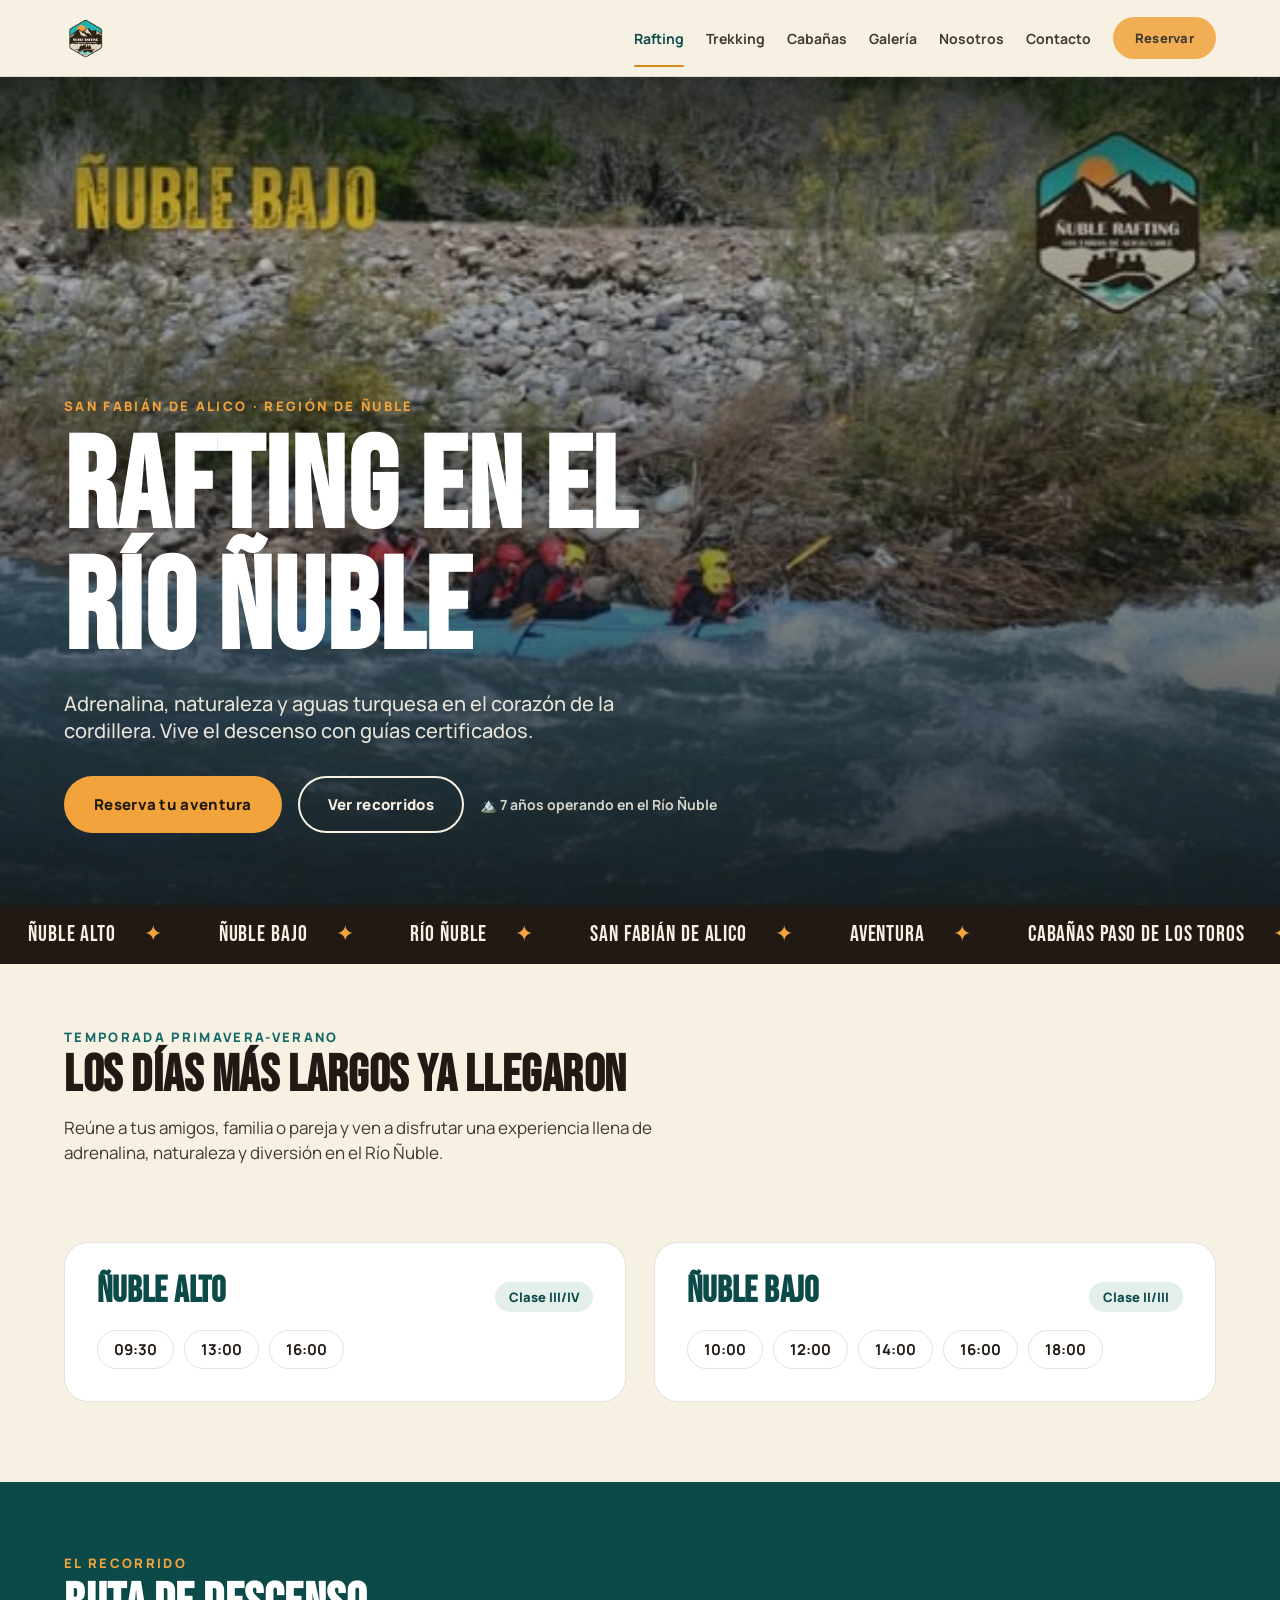
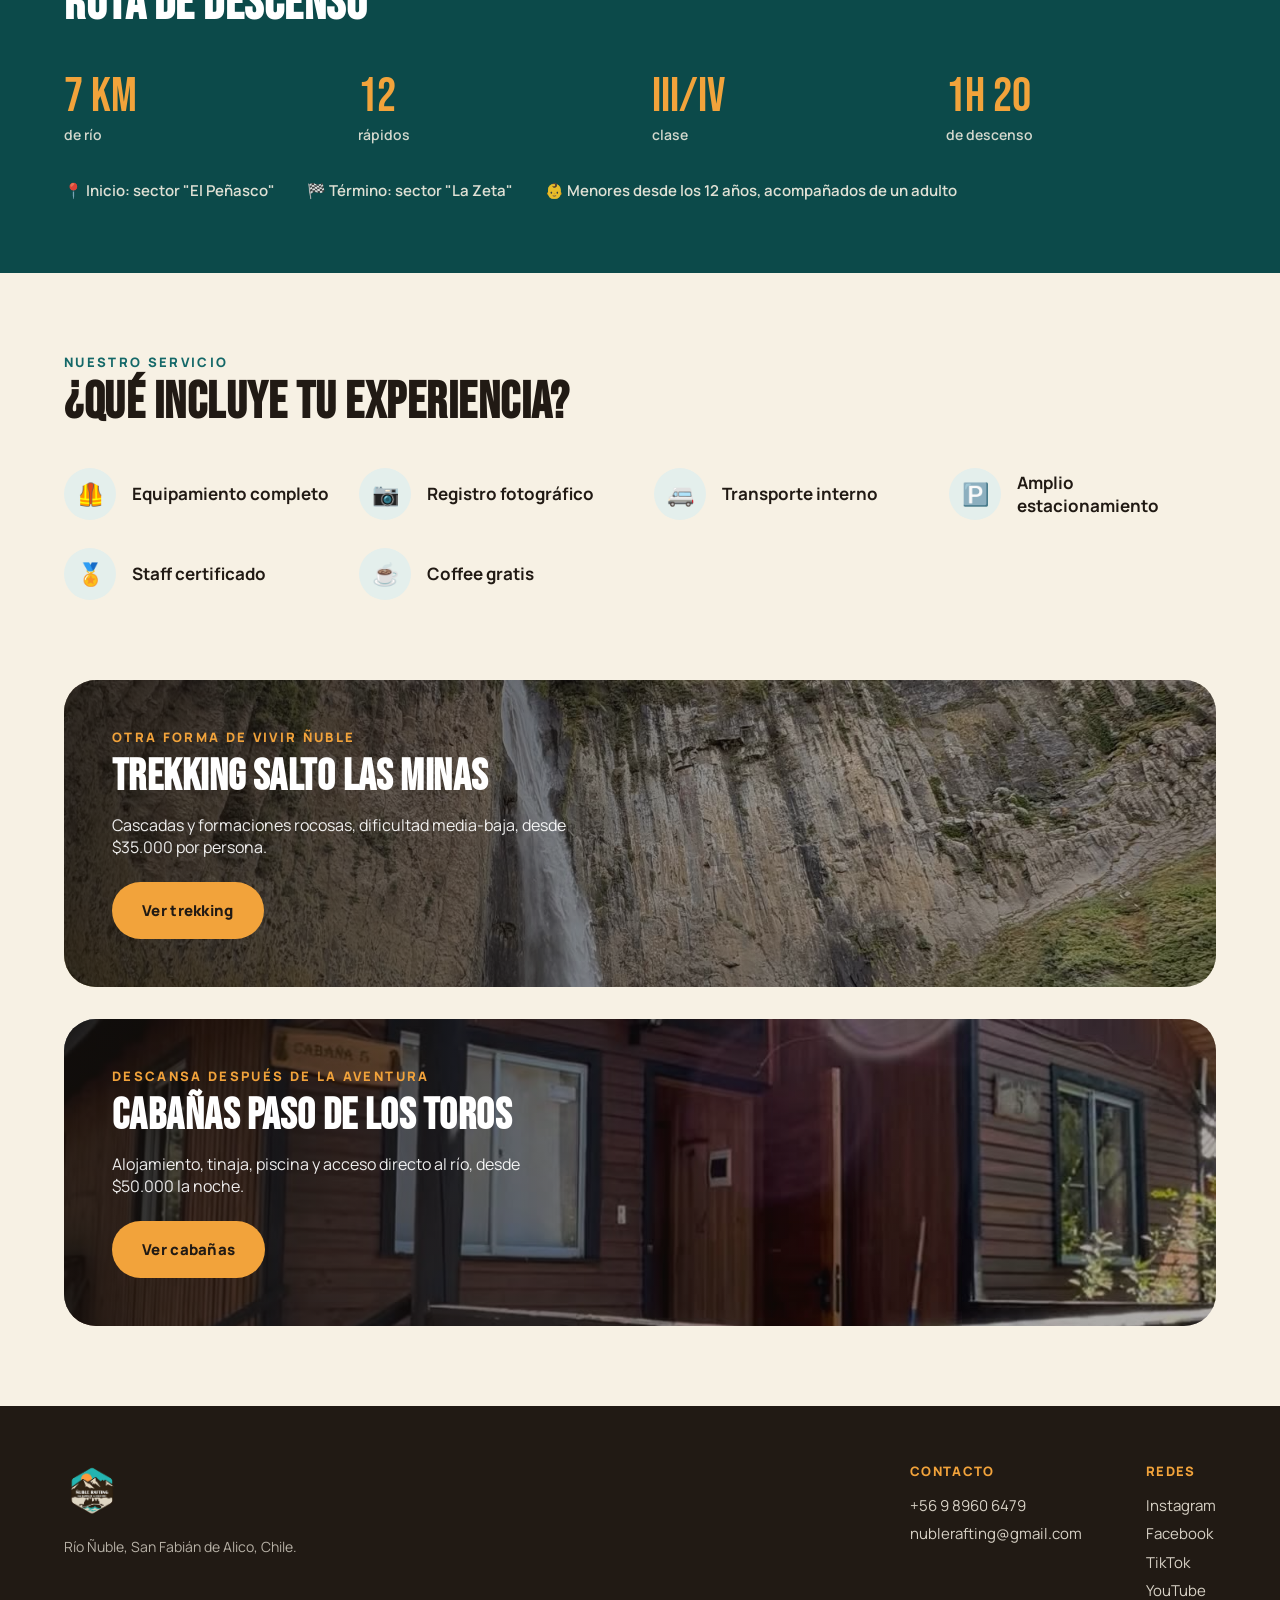
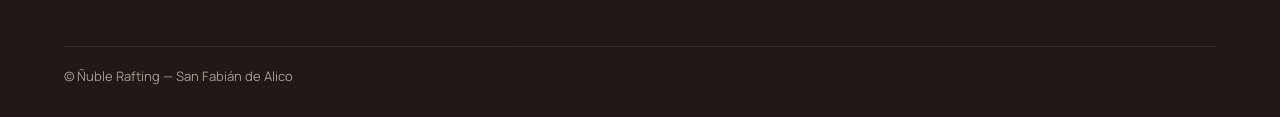
<file: index.html>
<!doctype html>
<html lang="es">
<head>
<meta charset="utf-8">
<meta name="viewport" content="width=device-width, initial-scale=1">
<title>Ñuble Rafting — Rafting en el Río Ñuble, San Fabián de Alico</title>
<link rel="stylesheet" href="https://fonts.googleapis.com/css2?family=Bebas+Neue&family=Manrope:wght@400;500;600;700;800&display=swap">
<link rel="stylesheet" href="assets/styles.css">
</head>
<body>

<div class="nav">
  <img src="assets/logo.png" alt="Ñuble Rafting" style="height:44px;width:auto;object-fit:contain;">
  <button class="nav-toggle" aria-label="Abrir menú" aria-expanded="false"><span></span><span></span><span></span></button>
  <div class="nav-links">
    <a href="index.html#recorridos" class="nav-link">Rafting</a>
    <a href="trekking.html" class="nav-link">Trekking</a>
    <a href="cabanas.html" class="nav-link">Cabañas</a>
    <a href="galeria.html" class="nav-link">Galería</a>
    <a href="nosotros.html" class="nav-link">Nosotros</a>
    <a href="contacto.html" class="nav-link">Contacto</a>
    <a href="https://wa.me/56989606479" class="btn btn-sun" style="padding:10px 20px;font-size:13px;">Reservar</a>
  </div>
</div>

<!-- HERO -->
<div style="position:relative;width:100%;min-height:92vh;display:flex;align-items:flex-end;overflow:hidden;background:var(--ink);">
  <video src="assets/nuble-alto.mp4" poster="assets/nuble-bajo.png" autoplay muted loop playsinline preload="auto" style="position:absolute;inset:0;width:100%;height:100%;object-fit:cover;background:var(--ink);"></video>
  <div style="position:absolute;inset:0;background:linear-gradient(180deg, rgba(15,20,18,0.7) 0%, rgba(12,16,15,0.25) 16%, rgba(12,16,15,0.45) 55%, rgba(10,13,12,0.82) 100%);"></div>
  <div style="position:relative;width:100%;padding:0 5vw 72px;color:var(--cream);">
    <div class="eyebrow on-dark" style="margin-bottom:14px;">San Fabián de Alico · Región de Ñuble</div>
    <h1 style="font-size:clamp(56px,10vw,140px);margin:0 0 18px;color:#fff;">RAFTING EN EL<br>RÍO ÑUBLE</h1>
    <p style="font-size:clamp(16px,2vw,20px);max-width:560px;margin:0 0 32px;font-weight:500;opacity:0.92;">Adrenalina, naturaleza y aguas turquesa en el corazón de la cordillera. Vive el descenso con guías certificados.</p>
    <div style="display:flex;gap:16px;flex-wrap:wrap;align-items:center;">
      <a href="https://wa.me/56989606479" class="btn btn-sun">Reserva tu aventura</a>
      <a href="#recorridos" class="btn btn-outline">Ver recorridos</a>
      <span style="font-weight:700;font-size:14px;opacity:0.85;">🏔️ <span data-years>7</span> años operando en el Río Ñuble</span>
    </div>
  </div>
</div>

<!-- MARQUEE -->
<div style="background:var(--ink);color:var(--cream);padding:16px 0;overflow:hidden;white-space:nowrap;">
  <div class="marquee-track">
    <span style="display:inline-flex;align-items:center;padding:0 28px;font-family:'Bebas Neue',sans-serif;font-size:22px;letter-spacing:0.04em;">ÑUBLE ALTO <span style="color:var(--sun);margin-left:28px;">✦</span></span>
    <span style="display:inline-flex;align-items:center;padding:0 28px;font-family:'Bebas Neue',sans-serif;font-size:22px;letter-spacing:0.04em;">ÑUBLE BAJO <span style="color:var(--sun);margin-left:28px;">✦</span></span>
    <span style="display:inline-flex;align-items:center;padding:0 28px;font-family:'Bebas Neue',sans-serif;font-size:22px;letter-spacing:0.04em;">RÍO ÑUBLE <span style="color:var(--sun);margin-left:28px;">✦</span></span>
    <span style="display:inline-flex;align-items:center;padding:0 28px;font-family:'Bebas Neue',sans-serif;font-size:22px;letter-spacing:0.04em;">SAN FABIÁN DE ALICO <span style="color:var(--sun);margin-left:28px;">✦</span></span>
    <span style="display:inline-flex;align-items:center;padding:0 28px;font-family:'Bebas Neue',sans-serif;font-size:22px;letter-spacing:0.04em;">AVENTURA <span style="color:var(--sun);margin-left:28px;">✦</span></span>
    <span style="display:inline-flex;align-items:center;padding:0 28px;font-family:'Bebas Neue',sans-serif;font-size:22px;letter-spacing:0.04em;">CABAÑAS PASO DE LOS TOROS <span style="color:var(--sun);margin-left:28px;">✦</span></span>
    <span style="display:inline-flex;align-items:center;padding:0 28px;font-family:'Bebas Neue',sans-serif;font-size:22px;letter-spacing:0.04em;">ÑUBLE ALTO <span style="color:var(--sun);margin-left:28px;">✦</span></span>
    <span style="display:inline-flex;align-items:center;padding:0 28px;font-family:'Bebas Neue',sans-serif;font-size:22px;letter-spacing:0.04em;">ÑUBLE BAJO <span style="color:var(--sun);margin-left:28px;">✦</span></span>
    <span style="display:inline-flex;align-items:center;padding:0 28px;font-family:'Bebas Neue',sans-serif;font-size:22px;letter-spacing:0.04em;">RÍO ÑUBLE <span style="color:var(--sun);margin-left:28px;">✦</span></span>
    <span style="display:inline-flex;align-items:center;padding:0 28px;font-family:'Bebas Neue',sans-serif;font-size:22px;letter-spacing:0.04em;">SAN FABIÁN DE ALICO <span style="color:var(--sun);margin-left:28px;">✦</span></span>
    <span style="display:inline-flex;align-items:center;padding:0 28px;font-family:'Bebas Neue',sans-serif;font-size:22px;letter-spacing:0.04em;">AVENTURA <span style="color:var(--sun);margin-left:28px;">✦</span></span>
    <span style="display:inline-flex;align-items:center;padding:0 28px;font-family:'Bebas Neue',sans-serif;font-size:22px;letter-spacing:0.04em;">CABAÑAS PASO DE LOS TOROS <span style="color:var(--sun);margin-left:28px;">✦</span></span>
  </div>
</div>

<!-- TEMPORADA -->
<div style="padding:64px 5vw 20px;">
  <div class="eyebrow">Temporada primavera-verano</div>
  <h2 style="font-size:clamp(32px,4vw,52px);margin:6px 0 14px;">Los días más largos ya llegaron</h2>
  <p style="max-width:640px;font-size:17px;line-height:1.5;opacity:0.85;margin:0;">Reúne a tus amigos, familia o pareja y ven a disfrutar una experiencia llena de adrenalina, naturaleza y diversión en el Río Ñuble.</p>
</div>

<!-- RECORRIDOS -->
<div id="recorridos" style="padding:56px 5vw 80px;display:grid;grid-template-columns:repeat(auto-fit, minmax(280px,1fr));gap:28px;">
  <div class="card">
    <div style="display:flex;flex-wrap:wrap;align-items:baseline;justify-content:space-between;gap:8px 14px;margin-bottom:18px;">
      <h3 style="font-size:36px;color:var(--teal-dark);">Ñuble Alto</h3>
      <span style="font-weight:800;font-size:13px;background:var(--teal-pale);color:var(--teal-dark);padding:6px 14px;border-radius:999px;">Clase III/IV</span>
    </div>
    <div style="display:flex;flex-wrap:wrap;gap:10px;">
      <span style="font-weight:700;font-size:15px;border:1.5px solid var(--line);padding:8px 16px;border-radius:999px;">09:30</span>
      <span style="font-weight:700;font-size:15px;border:1.5px solid var(--line);padding:8px 16px;border-radius:999px;">13:00</span>
      <span style="font-weight:700;font-size:15px;border:1.5px solid var(--line);padding:8px 16px;border-radius:999px;">16:00</span>
    </div>
  </div>
  <div class="card">
    <div style="display:flex;flex-wrap:wrap;align-items:baseline;justify-content:space-between;gap:8px 14px;margin-bottom:18px;">
      <h3 style="font-size:36px;color:var(--teal-dark);">Ñuble Bajo</h3>
      <span style="font-weight:800;font-size:13px;background:var(--teal-pale);color:var(--teal-dark);padding:6px 14px;border-radius:999px;">Clase II/III</span>
    </div>
    <div style="display:flex;flex-wrap:wrap;gap:10px;">
      <span style="font-weight:700;font-size:15px;border:1.5px solid var(--line);padding:8px 16px;border-radius:999px;">10:00</span>
      <span style="font-weight:700;font-size:15px;border:1.5px solid var(--line);padding:8px 16px;border-radius:999px;">12:00</span>
      <span style="font-weight:700;font-size:15px;border:1.5px solid var(--line);padding:8px 16px;border-radius:999px;">14:00</span>
      <span style="font-weight:700;font-size:15px;border:1.5px solid var(--line);padding:8px 16px;border-radius:999px;">16:00</span>
      <span style="font-weight:700;font-size:15px;border:1.5px solid var(--line);padding:8px 16px;border-radius:999px;">18:00</span>
    </div>
  </div>
</div>

<!-- RUTA DE DESCENSO -->
<div id="ruta" style="background:var(--teal-dark);color:var(--cream);padding:72px 5vw;">
  <div class="eyebrow on-dark">El recorrido</div>
  <h2 style="font-size:clamp(32px,4vw,52px);margin:8px 0 40px;color:#fff;">Ruta de Descenso</h2>
  <div style="display:grid;grid-template-columns:repeat(4, minmax(0,1fr));gap:24px;margin-bottom:36px;">
    <div><div style="font-family:'Bebas Neue',sans-serif;font-size:48px;color:var(--sun);">7 KM</div><div style="font-size:14px;font-weight:600;opacity:0.85;">de río</div></div>
    <div><div style="font-family:'Bebas Neue',sans-serif;font-size:48px;color:var(--sun);">12</div><div style="font-size:14px;font-weight:600;opacity:0.85;">rápidos</div></div>
    <div><div style="font-family:'Bebas Neue',sans-serif;font-size:48px;color:var(--sun);">III/IV</div><div style="font-size:14px;font-weight:600;opacity:0.85;">clase</div></div>
    <div><div style="font-family:'Bebas Neue',sans-serif;font-size:48px;color:var(--sun);">1H 20</div><div style="font-size:14px;font-weight:600;opacity:0.85;">de descenso</div></div>
  </div>
  <div style="display:flex;gap:32px;flex-wrap:wrap;font-weight:600;font-size:15px;opacity:0.9;">
    <div>📍 Inicio: sector "El Peñasco"</div>
    <div>🏁 Término: sector "La Zeta"</div>
    <div>👶 Menores desde los 12 años, acompañados de un adulto</div>
  </div>
</div>

<!-- QUE INCLUYE -->
<div id="incluye" style="padding:80px 5vw;">
  <div class="eyebrow">Nuestro servicio</div>
  <h2 style="font-size:clamp(32px,4vw,52px);margin:8px 0 40px;">¿Qué incluye tu experiencia?</h2>
  <div style="display:grid;grid-template-columns:repeat(auto-fit, minmax(220px,1fr));gap:28px;">
    <div style="display:flex;align-items:center;gap:16px;min-width:0;"><div class="icon-circle"><span style="font-size:22px;">🦺</span></div><div style="font-weight:700;font-size:17px;">Equipamiento completo</div></div>
    <div style="display:flex;align-items:center;gap:16px;min-width:0;"><div class="icon-circle"><span style="font-size:22px;">📷</span></div><div style="font-weight:700;font-size:17px;">Registro fotográfico</div></div>
    <div style="display:flex;align-items:center;gap:16px;min-width:0;"><div class="icon-circle"><span style="font-size:22px;">🚐</span></div><div style="font-weight:700;font-size:17px;">Transporte interno</div></div>
    <div style="display:flex;align-items:center;gap:16px;min-width:0;"><div class="icon-circle"><span style="font-size:22px;">🅿️</span></div><div style="font-weight:700;font-size:17px;">Amplio estacionamiento</div></div>
    <div style="display:flex;align-items:center;gap:16px;min-width:0;"><div class="icon-circle"><span style="font-size:22px;">🏅</span></div><div style="font-weight:700;font-size:17px;">Staff certificado</div></div>
    <div style="display:flex;align-items:center;gap:16px;min-width:0;"><div class="icon-circle"><span style="font-size:22px;">☕</span></div><div style="font-weight:700;font-size:17px;">Coffee gratis</div></div>
  </div>
</div>

<!-- TEASER TREKKING -->
<div style="margin:0 5vw 32px;border-radius:32px;overflow:hidden;position:relative;min-height:300px;display:flex;align-items:center;">
  <img src="assets/trekking-salto-las-minas.png" alt="Cascada Salto Las Minas" style="position:absolute;inset:0;width:100%;height:100%;object-fit:cover;">
  <div style="position:absolute;inset:0;background:linear-gradient(90deg, rgba(20,16,12,0.82) 0%, rgba(20,16,12,0.3) 70%);"></div>
  <div style="position:relative;padding:48px;max-width:560px;color:#fff;">
    <div class="eyebrow on-dark">Otra forma de vivir Ñuble</div>
    <h2 style="font-size:clamp(30px,3.6vw,44px);margin:10px 0 16px;color:#fff;">Trekking Salto Las Minas</h2>
    <p style="font-size:16px;opacity:0.92;margin:0 0 24px;">Cascadas y formaciones rocosas, dificultad media-baja, desde $35.000 por persona.</p>
    <a href="trekking.html" class="btn btn-sun">Ver trekking</a>
  </div>
</div>

<!-- CTA CABAÑAS -->
<div style="margin:0 5vw 80px;border-radius:32px;overflow:hidden;position:relative;min-height:300px;display:flex;align-items:center;">
  <img src="assets/cabana-5.png" alt="Cabañas Paso de los Toros" style="position:absolute;inset:0;width:100%;height:100%;object-fit:cover;">
  <div style="position:absolute;inset:0;background:linear-gradient(90deg, rgba(20,16,12,0.82) 0%, rgba(20,16,12,0.35) 70%);"></div>
  <div style="position:relative;padding:48px;max-width:560px;color:#fff;">
    <div class="eyebrow on-dark">Descansa después de la aventura</div>
    <h2 style="font-size:clamp(30px,3.6vw,44px);margin:10px 0 16px;color:#fff;">Cabañas Paso de los Toros</h2>
    <p style="font-size:16px;opacity:0.92;margin:0 0 24px;">Alojamiento, tinaja, piscina y acceso directo al río, desde $50.000 la noche.</p>
    <a href="cabanas.html" class="btn btn-sun">Ver cabañas</a>
  </div>
</div>

<div class="footer">
  <div class="footer-top">
    <div>
      <img src="assets/logo.png" alt="Ñuble Rafting" style="height:56px;width:auto;object-fit:contain;margin-bottom:14px;">
      <div style="font-size:14px;opacity:0.7;max-width:260px;">Río Ñuble, San Fabián de Alico, Chile.</div>
    </div>
    <div style="display:flex;gap:64px;flex-wrap:wrap;">
      <div>
        <div class="footer-col-title">Contacto</div>
        <div class="footer-list"><div><a href="tel:+56989606479">+56 9 8960 6479</a></div><div><a href="mailto:nublerafting@gmail.com">nublerafting@gmail.com</a></div></div>
      </div>
      <div>
        <div class="footer-col-title">Redes</div>
        <div class="footer-list">
          <div><a href="https://www.instagram.com/nuble_rafting/">Instagram</a></div>
          <div><a href="https://www.facebook.com/p/%C3%91uble-Rafting-100071367050148/">Facebook</a></div>
          <div><a href="https://www.tiktok.com/@nuble.rafting">TikTok</a></div>
          <div><a href="https://www.youtube.com/@nublerafting7765">YouTube</a></div>
        </div>
      </div>
    </div>
  </div>
  <div class="footer-bottom">© Ñuble Rafting — San Fabián de Alico</div>
</div>

<script src="assets/site.js"></script>
</body>
</html>
</file>
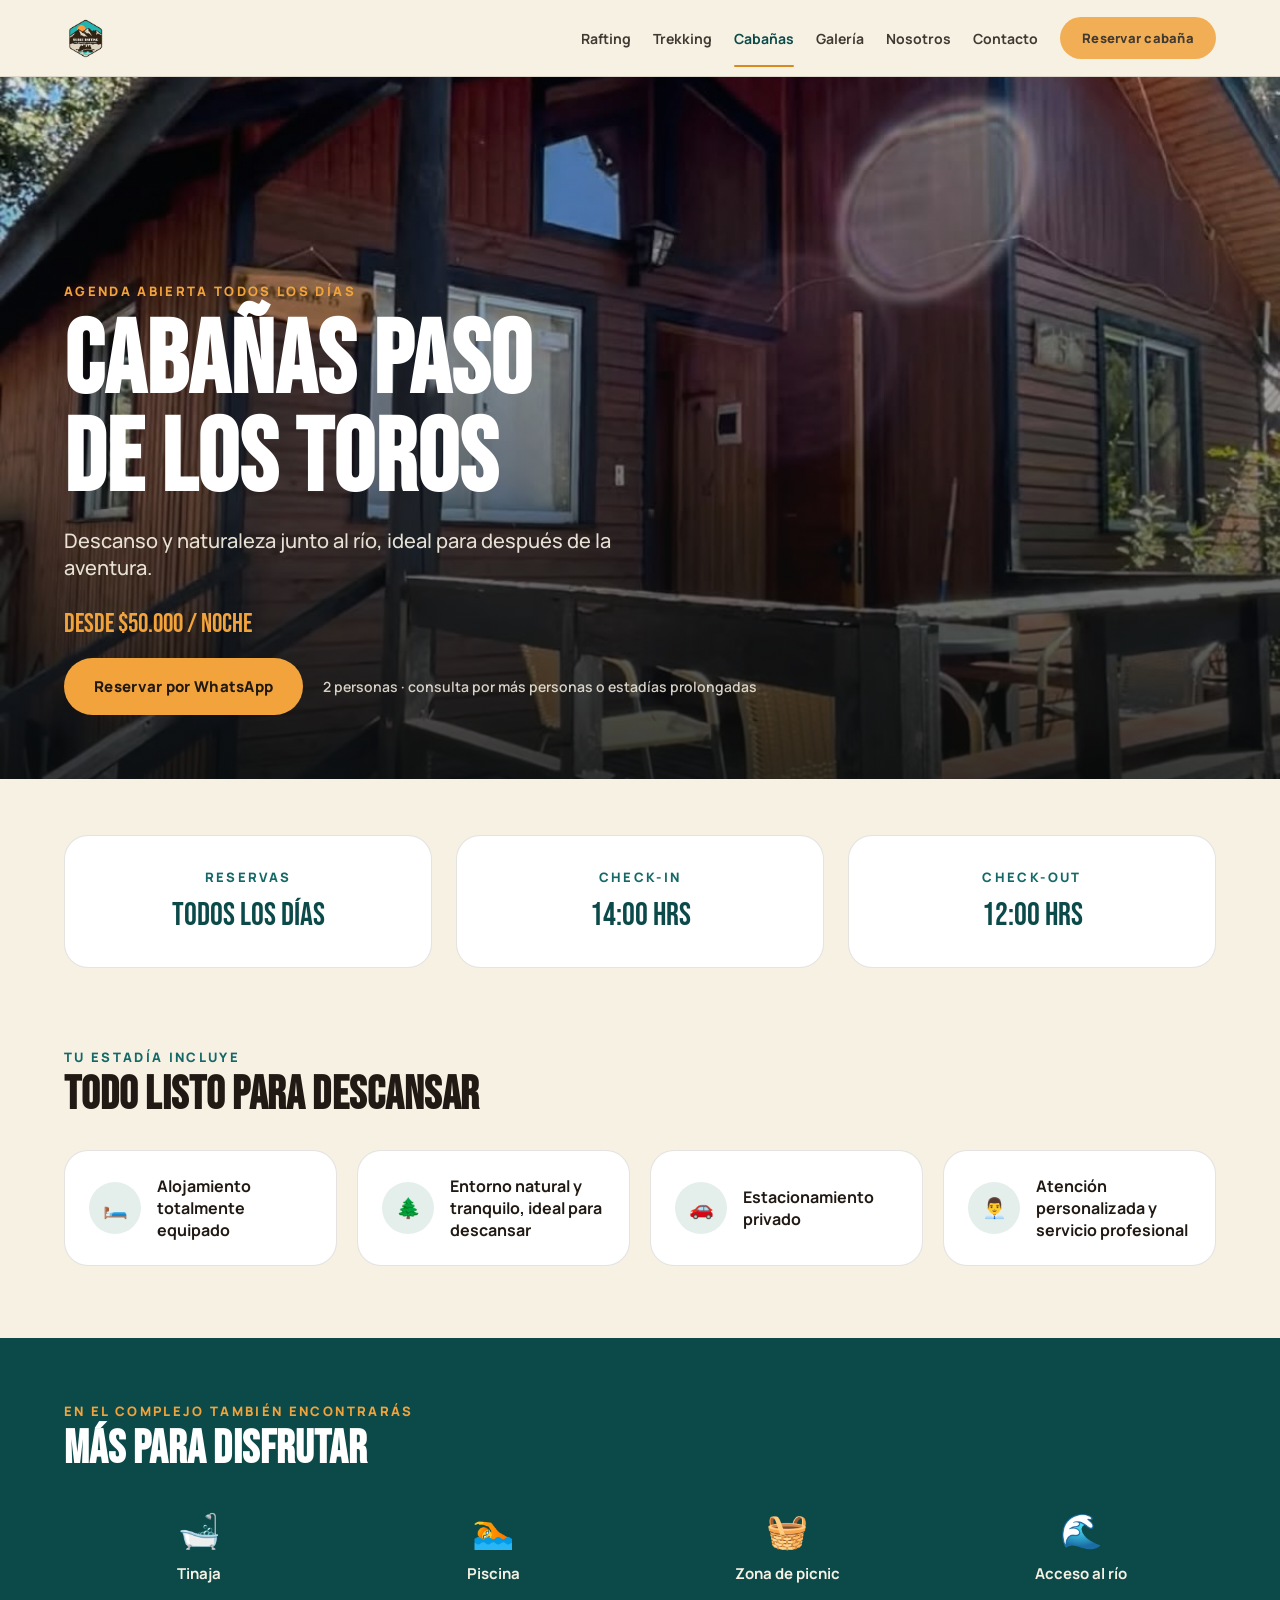
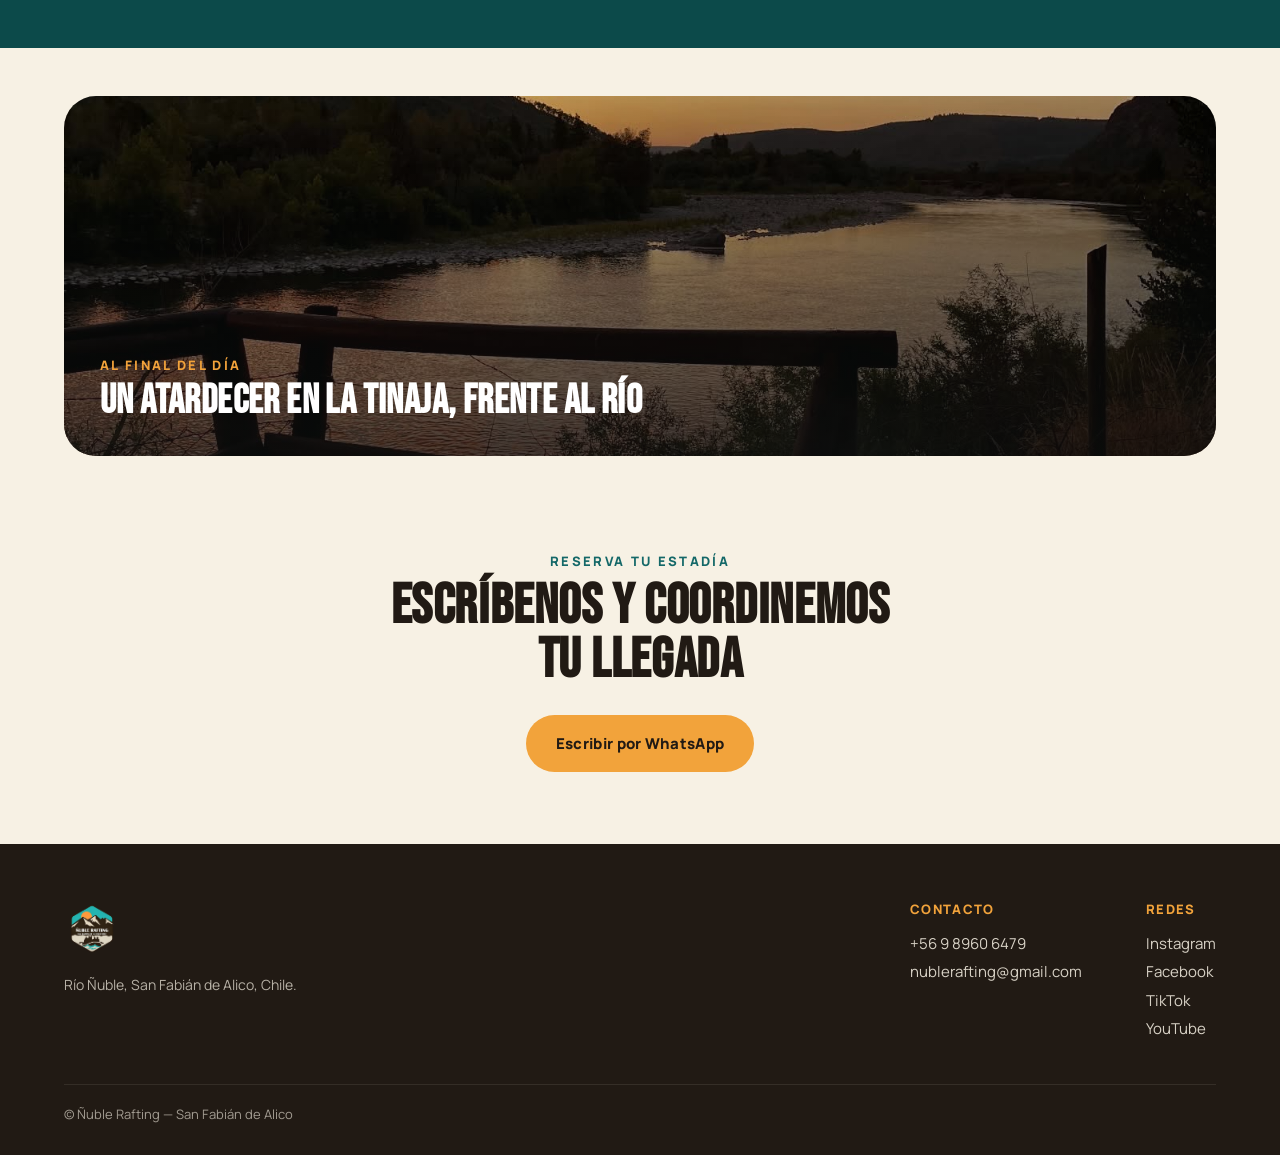
<file: cabanas.html>
<!doctype html>
<html lang="es">
<head>
<meta charset="utf-8">
<meta name="viewport" content="width=device-width, initial-scale=1">
<title>Ñuble Rafting — Cabañas Paso de los Toros</title>
<link rel="stylesheet" href="https://fonts.googleapis.com/css2?family=Bebas+Neue&family=Manrope:wght@400;500;600;700;800&display=swap">
<link rel="stylesheet" href="assets/styles.css">
</head>
<body>

<div class="nav">
  <img src="assets/logo.png" alt="Ñuble Rafting" style="height:44px;width:auto;object-fit:contain;">
  <button class="nav-toggle" aria-label="Abrir menú" aria-expanded="false"><span></span><span></span><span></span></button>
  <div class="nav-links">
    <a href="index.html" class="nav-link">Rafting</a>
    <a href="trekking.html" class="nav-link">Trekking</a>
    <a href="cabanas.html" class="nav-link">Cabañas</a>
    <a href="galeria.html" class="nav-link">Galería</a>
    <a href="nosotros.html" class="nav-link">Nosotros</a>
    <a href="contacto.html" class="nav-link">Contacto</a>
    <a href="https://wa.me/56983570617" class="btn btn-sun" style="padding:10px 20px;font-size:13px;">Reservar cabaña</a>
  </div>
</div>

<!-- HERO -->
<div style="position:relative;width:100%;min-height:78vh;display:flex;align-items:flex-end;overflow:hidden;">
  <img src="assets/cabana-5.png" alt="Cabaña 5, Paso de los Toros" style="position:absolute;inset:0;width:100%;height:100%;object-fit:cover;">
  <div style="position:absolute;inset:0;background:linear-gradient(180deg, rgba(15,20,18,0.1) 0%, rgba(12,16,15,0.5) 60%, rgba(10,13,12,0.82) 100%);"></div>
  <div style="position:relative;width:100%;padding:0 5vw 64px;color:var(--cream);">
    <div class="eyebrow on-dark" style="margin-bottom:14px;">Agenda abierta todos los días</div>
    <h1 style="font-size:clamp(48px,8vw,110px);margin:0 0 18px;color:#fff;">CABAÑAS PASO<br>DE LOS TOROS</h1>
    <p style="font-size:clamp(16px,2vw,20px);max-width:560px;margin:0 0 28px;font-weight:500;opacity:0.92;">Descanso y naturaleza junto al río, ideal para después de la aventura.</p>
    <div style="font-family:'Bebas Neue',sans-serif;font-size:26px;color:var(--sun);margin-bottom:18px;">Desde $50.000 / noche</div>
    <div style="display:flex;align-items:center;gap:20px;flex-wrap:wrap;">
      <a href="https://wa.me/56983570617" class="btn btn-sun">Reservar por WhatsApp</a>
      <div style="font-size:14px;font-weight:600;opacity:0.85;">2 personas · consulta por más personas o estadías prolongadas</div>
    </div>
  </div>
</div>

<!-- CHECKIN INFO -->
<div style="padding:56px 5vw;display:grid;grid-template-columns:repeat(auto-fit, minmax(160px,1fr));gap:24px;">
  <div class="card" style="text-align:center;"><div class="eyebrow" style="margin-bottom:10px;">Reservas</div><div style="font-family:'Bebas Neue',sans-serif;font-size:32px;color:var(--teal-dark);">Todos los días</div></div>
  <div class="card" style="text-align:center;"><div class="eyebrow" style="margin-bottom:10px;">Check-in</div><div style="font-family:'Bebas Neue',sans-serif;font-size:32px;color:var(--teal-dark);">14:00 hrs</div></div>
  <div class="card" style="text-align:center;"><div class="eyebrow" style="margin-bottom:10px;">Check-out</div><div style="font-family:'Bebas Neue',sans-serif;font-size:32px;color:var(--teal-dark);">12:00 hrs</div></div>
</div>

<!-- INCLUYE -->
<div style="padding:24px 5vw 72px;">
  <div class="eyebrow">Tu estadía incluye</div>
  <h2 style="font-size:clamp(30px,3.6vw,46px);margin:8px 0 32px;">Todo listo para descansar</h2>
  <div style="display:grid;grid-template-columns:repeat(auto-fit, minmax(240px,1fr));gap:20px;">
    <div class="card" style="display:flex;align-items:center;gap:16px;padding:24px;min-width:0;"><div class="icon-circle"><span style="font-size:20px;">🛏️</span></div><div style="font-weight:700;font-size:16px;">Alojamiento totalmente equipado</div></div>
    <div class="card" style="display:flex;align-items:center;gap:16px;padding:24px;min-width:0;"><div class="icon-circle"><span style="font-size:20px;">🌲</span></div><div style="font-weight:700;font-size:16px;">Entorno natural y tranquilo, ideal para descansar</div></div>
    <div class="card" style="display:flex;align-items:center;gap:16px;padding:24px;min-width:0;"><div class="icon-circle"><span style="font-size:20px;">🚗</span></div><div style="font-weight:700;font-size:16px;">Estacionamiento privado</div></div>
    <div class="card" style="display:flex;align-items:center;gap:16px;padding:24px;min-width:0;"><div class="icon-circle"><span style="font-size:20px;">👨‍💼</span></div><div style="font-weight:700;font-size:16px;">Atención personalizada y servicio profesional</div></div>
  </div>
</div>

<!-- AMENITIES -->
<div style="background:var(--teal-dark);color:var(--cream);padding:64px 5vw;">
  <div class="eyebrow on-dark">En el complejo también encontrarás</div>
  <h2 style="font-size:clamp(30px,3.6vw,46px);margin:8px 0 36px;color:#fff;">Más para disfrutar</h2>
  <div style="display:grid;grid-template-columns:repeat(auto-fit, minmax(130px,1fr));gap:24px;">
    <div style="text-align:center;"><div style="font-size:34px;margin-bottom:10px;">🛁</div><div style="font-weight:700;font-size:15px;">Tinaja</div></div>
    <div style="text-align:center;"><div style="font-size:34px;margin-bottom:10px;">🏊</div><div style="font-weight:700;font-size:15px;">Piscina</div></div>
    <div style="text-align:center;"><div style="font-size:34px;margin-bottom:10px;">🧺</div><div style="font-weight:700;font-size:15px;">Zona de picnic</div></div>
    <div style="text-align:center;"><div style="font-size:34px;margin-bottom:10px;">🌊</div><div style="font-weight:700;font-size:15px;">Acceso al río</div></div>
  </div>
</div>

<!-- TINAJA -->
<div style="margin:48px 5vw 24px;border-radius:32px;overflow:hidden;position:relative;min-height:360px;display:flex;align-items:flex-end;">
  <img src="assets/tinaja-atardecer.png" alt="Atardecer desde la tinaja junto al río" style="position:absolute;inset:0;width:100%;height:100%;object-fit:cover;">
  <div style="position:absolute;inset:0;background:linear-gradient(180deg, rgba(15,20,18,0.05) 0%, rgba(12,16,15,0.65) 100%);"></div>
  <div style="position:relative;padding:36px;color:#fff;">
    <div class="eyebrow on-dark">Al final del día</div>
    <h2 style="font-size:clamp(26px,3.2vw,40px);margin:8px 0 0;color:#fff;">Un atardecer en la tinaja, frente al río</h2>
  </div>
</div>

<!-- CTA -->
<div style="padding:72px 5vw;text-align:center;">
  <div class="eyebrow" style="display:block;">Reserva tu estadía</div>
  <h2 style="font-size:clamp(32px,4.4vw,56px);margin:10px 0 28px;">Escríbenos y coordinemos<br>tu llegada</h2>
  <a href="https://wa.me/56983570617" class="btn btn-sun">Escribir por WhatsApp</a>
</div>

<div class="footer">
  <div class="footer-top">
    <div>
      <img src="assets/logo.png" alt="Ñuble Rafting" style="height:56px;width:auto;object-fit:contain;margin-bottom:14px;">
      <div style="font-size:14px;opacity:0.7;max-width:260px;">Río Ñuble, San Fabián de Alico, Chile.</div>
    </div>
    <div style="display:flex;gap:64px;flex-wrap:wrap;">
      <div>
        <div class="footer-col-title">Contacto</div>
        <div class="footer-list"><div><a href="tel:+56989606479">+56 9 8960 6479</a></div><div><a href="mailto:nublerafting@gmail.com">nublerafting@gmail.com</a></div></div>
      </div>
      <div>
        <div class="footer-col-title">Redes</div>
        <div class="footer-list">
          <div><a href="https://www.instagram.com/nuble_rafting/">Instagram</a></div>
          <div><a href="https://www.facebook.com/p/%C3%91uble-Rafting-100071367050148/">Facebook</a></div>
          <div><a href="https://www.tiktok.com/@nuble.rafting">TikTok</a></div>
          <div><a href="https://www.youtube.com/@nublerafting7765">YouTube</a></div>
        </div>
      </div>
    </div>
  </div>
  <div class="footer-bottom">© Ñuble Rafting — San Fabián de Alico</div>
</div>

<script src="assets/site.js"></script>
</body>
</html>
</file>
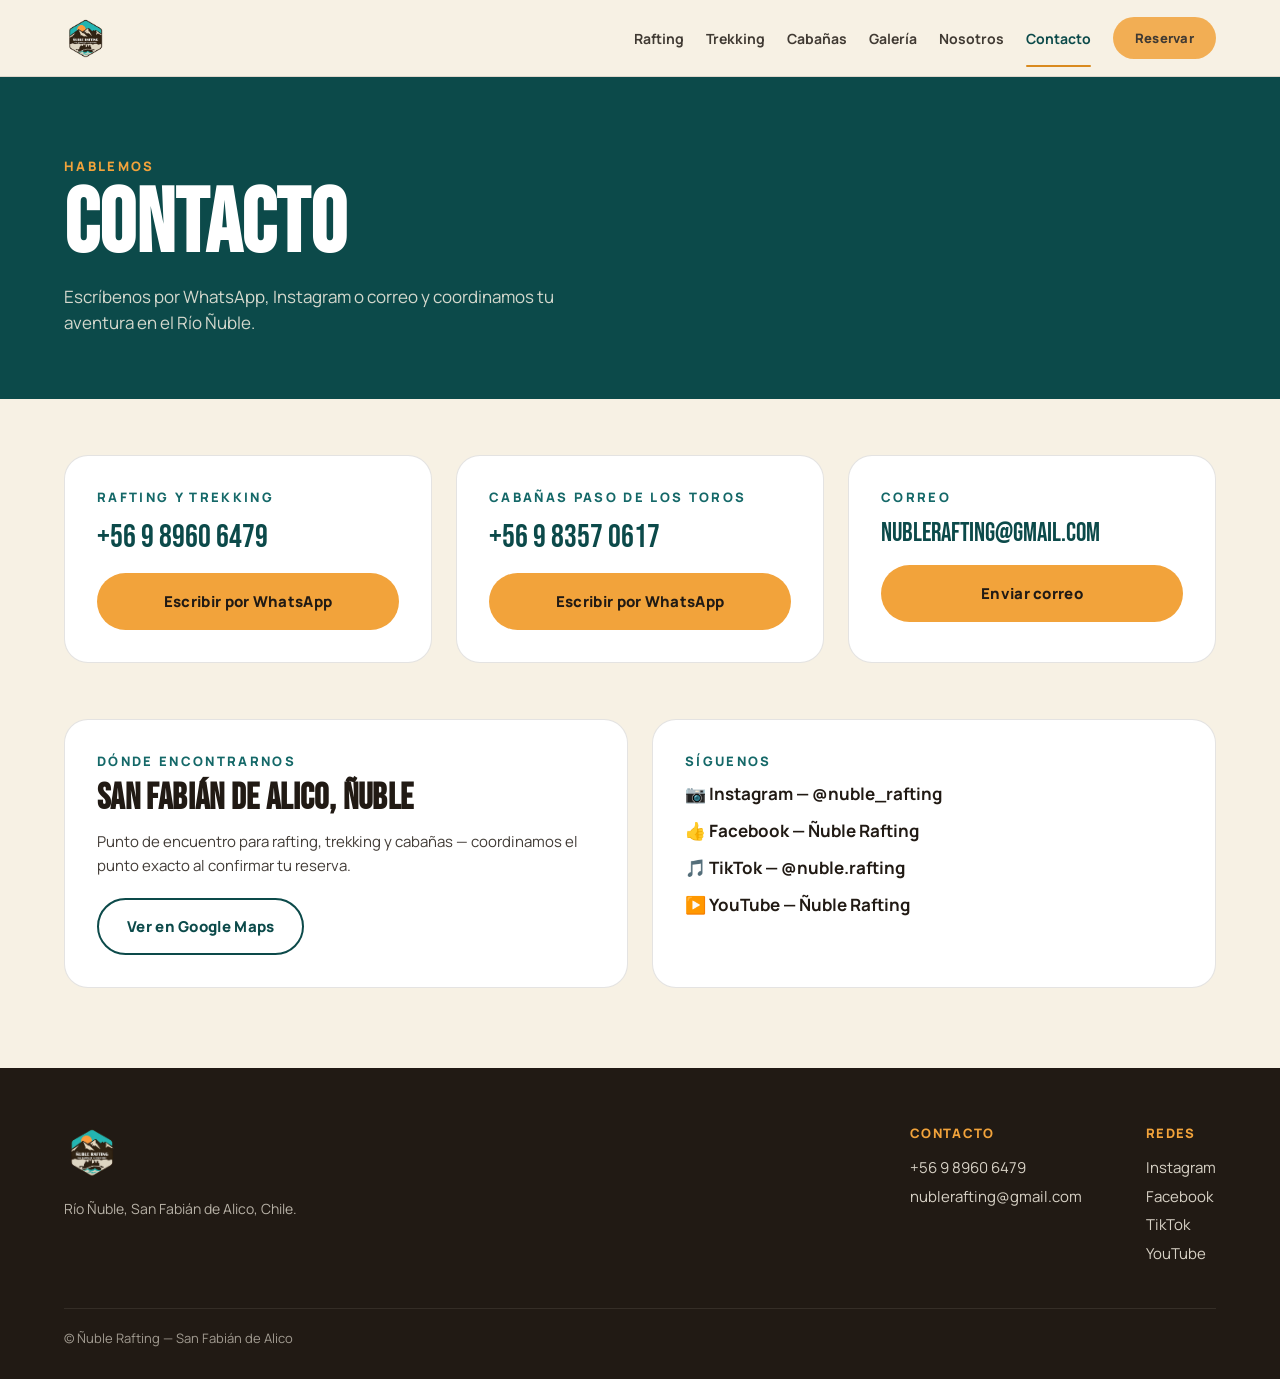
<file: contacto.html>
<!doctype html>
<html lang="es">
<head>
<meta charset="utf-8">
<meta name="viewport" content="width=device-width, initial-scale=1">
<title>Ñuble Rafting — Contacto</title>
<link rel="stylesheet" href="https://fonts.googleapis.com/css2?family=Bebas+Neue&family=Manrope:wght@400;500;600;700;800&display=swap">
<link rel="stylesheet" href="assets/styles.css">
</head>
<body>

<div class="nav">
  <img src="assets/logo.png" alt="Ñuble Rafting" style="height:44px;width:auto;object-fit:contain;">
  <button class="nav-toggle" aria-label="Abrir menú" aria-expanded="false"><span></span><span></span><span></span></button>
  <div class="nav-links">
    <a href="index.html" class="nav-link">Rafting</a>
    <a href="trekking.html" class="nav-link">Trekking</a>
    <a href="cabanas.html" class="nav-link">Cabañas</a>
    <a href="galeria.html" class="nav-link">Galería</a>
    <a href="nosotros.html" class="nav-link">Nosotros</a>
    <a href="contacto.html" class="nav-link">Contacto</a>
    <a href="https://wa.me/56989606479" class="btn btn-sun" style="padding:10px 20px;font-size:13px;">Reservar</a>
  </div>
</div>

<div style="background:var(--teal-dark);color:var(--cream);padding:80px 5vw 64px;">
  <div class="eyebrow on-dark">Hablemos</div>
  <h1 style="font-size:clamp(44px,7vw,96px);margin:8px 0 16px;color:#fff;">Contacto</h1>
  <p style="max-width:560px;font-size:17px;line-height:1.5;opacity:0.85;margin:0;">Escríbenos por WhatsApp, Instagram o correo y coordinamos tu aventura en el Río Ñuble.</p>
</div>

<div style="padding:56px 5vw 40px;display:grid;grid-template-columns:repeat(auto-fit, minmax(240px,1fr));gap:24px;">
  <div class="card">
    <div class="eyebrow" style="margin-bottom:12px;">Rafting y Trekking</div>
    <div style="font-family:'Bebas Neue',sans-serif;font-size:32px;color:var(--teal-dark);margin-bottom:16px;">+56 9 8960 6479</div>
    <a href="https://wa.me/56989606479" class="btn btn-sun" style="width:100%;justify-content:center;">Escribir por WhatsApp</a>
  </div>
  <div class="card">
    <div class="eyebrow" style="margin-bottom:12px;">Cabañas Paso de los Toros</div>
    <div style="font-family:'Bebas Neue',sans-serif;font-size:32px;color:var(--teal-dark);margin-bottom:16px;">+56 9 8357 0617</div>
    <a href="https://wa.me/56983570617" class="btn btn-sun" style="width:100%;justify-content:center;">Escribir por WhatsApp</a>
  </div>
  <div class="card">
    <div class="eyebrow" style="margin-bottom:12px;">Correo</div>
    <div style="font-family:'Bebas Neue',sans-serif;font-size:26px;color:var(--teal-dark);margin-bottom:16px;word-break:break-all;">nublerafting@gmail.com</div>
    <a href="mailto:nublerafting@gmail.com" class="btn btn-sun" style="width:100%;justify-content:center;">Enviar correo</a>
  </div>
</div>

<div style="padding:16px 5vw 80px;display:grid;grid-template-columns:repeat(auto-fit, minmax(260px,1fr));gap:24px;">
  <div class="card">
    <div class="eyebrow" style="margin-bottom:12px;">Dónde encontrarnos</div>
    <h2 style="font-size:clamp(26px,3vw,36px);margin:0 0 14px;">San Fabián de Alico, Ñuble</h2>
    <p style="font-size:15px;line-height:1.6;opacity:0.85;margin:0 0 20px;">Punto de encuentro para rafting, trekking y cabañas — coordinamos el punto exacto al confirmar tu reserva.</p>
    <a href="https://www.google.com/maps/search/San+Fabi%C3%A1n+de+Alico" class="btn" style="border-color:var(--teal-dark);color:var(--teal-dark);">Ver en Google Maps</a>
  </div>
  <div class="card">
    <div class="eyebrow" style="margin-bottom:12px;">Síguenos</div>
    <div style="display:flex;flex-direction:column;gap:14px;font-weight:700;font-size:17px;">
      <a href="https://www.instagram.com/nuble_rafting/">📷 Instagram — @nuble_rafting</a>
      <a href="https://www.facebook.com/p/%C3%91uble-Rafting-100071367050148/">👍 Facebook — Ñuble Rafting</a>
      <a href="https://www.tiktok.com/@nuble.rafting">🎵 TikTok — @nuble.rafting</a>
      <a href="https://www.youtube.com/@nublerafting7765">▶️ YouTube — Ñuble Rafting</a>
    </div>
  </div>
</div>

<div class="footer">
  <div class="footer-top">
    <div>
      <img src="assets/logo.png" alt="Ñuble Rafting" style="height:56px;width:auto;object-fit:contain;margin-bottom:14px;">
      <div style="font-size:14px;opacity:0.7;max-width:260px;">Río Ñuble, San Fabián de Alico, Chile.</div>
    </div>
    <div style="display:flex;gap:64px;flex-wrap:wrap;">
      <div>
        <div class="footer-col-title">Contacto</div>
        <div class="footer-list"><div><a href="tel:+56989606479">+56 9 8960 6479</a></div><div><a href="mailto:nublerafting@gmail.com">nublerafting@gmail.com</a></div></div>
      </div>
      <div>
        <div class="footer-col-title">Redes</div>
        <div class="footer-list">
          <div><a href="https://www.instagram.com/nuble_rafting/">Instagram</a></div>
          <div><a href="https://www.facebook.com/p/%C3%91uble-Rafting-100071367050148/">Facebook</a></div>
          <div><a href="https://www.tiktok.com/@nuble.rafting">TikTok</a></div>
          <div><a href="https://www.youtube.com/@nublerafting7765">YouTube</a></div>
        </div>
      </div>
    </div>
  </div>
  <div class="footer-bottom">© Ñuble Rafting — San Fabián de Alico</div>
</div>

<script src="assets/site.js"></script>
</body>
</html>
</file>
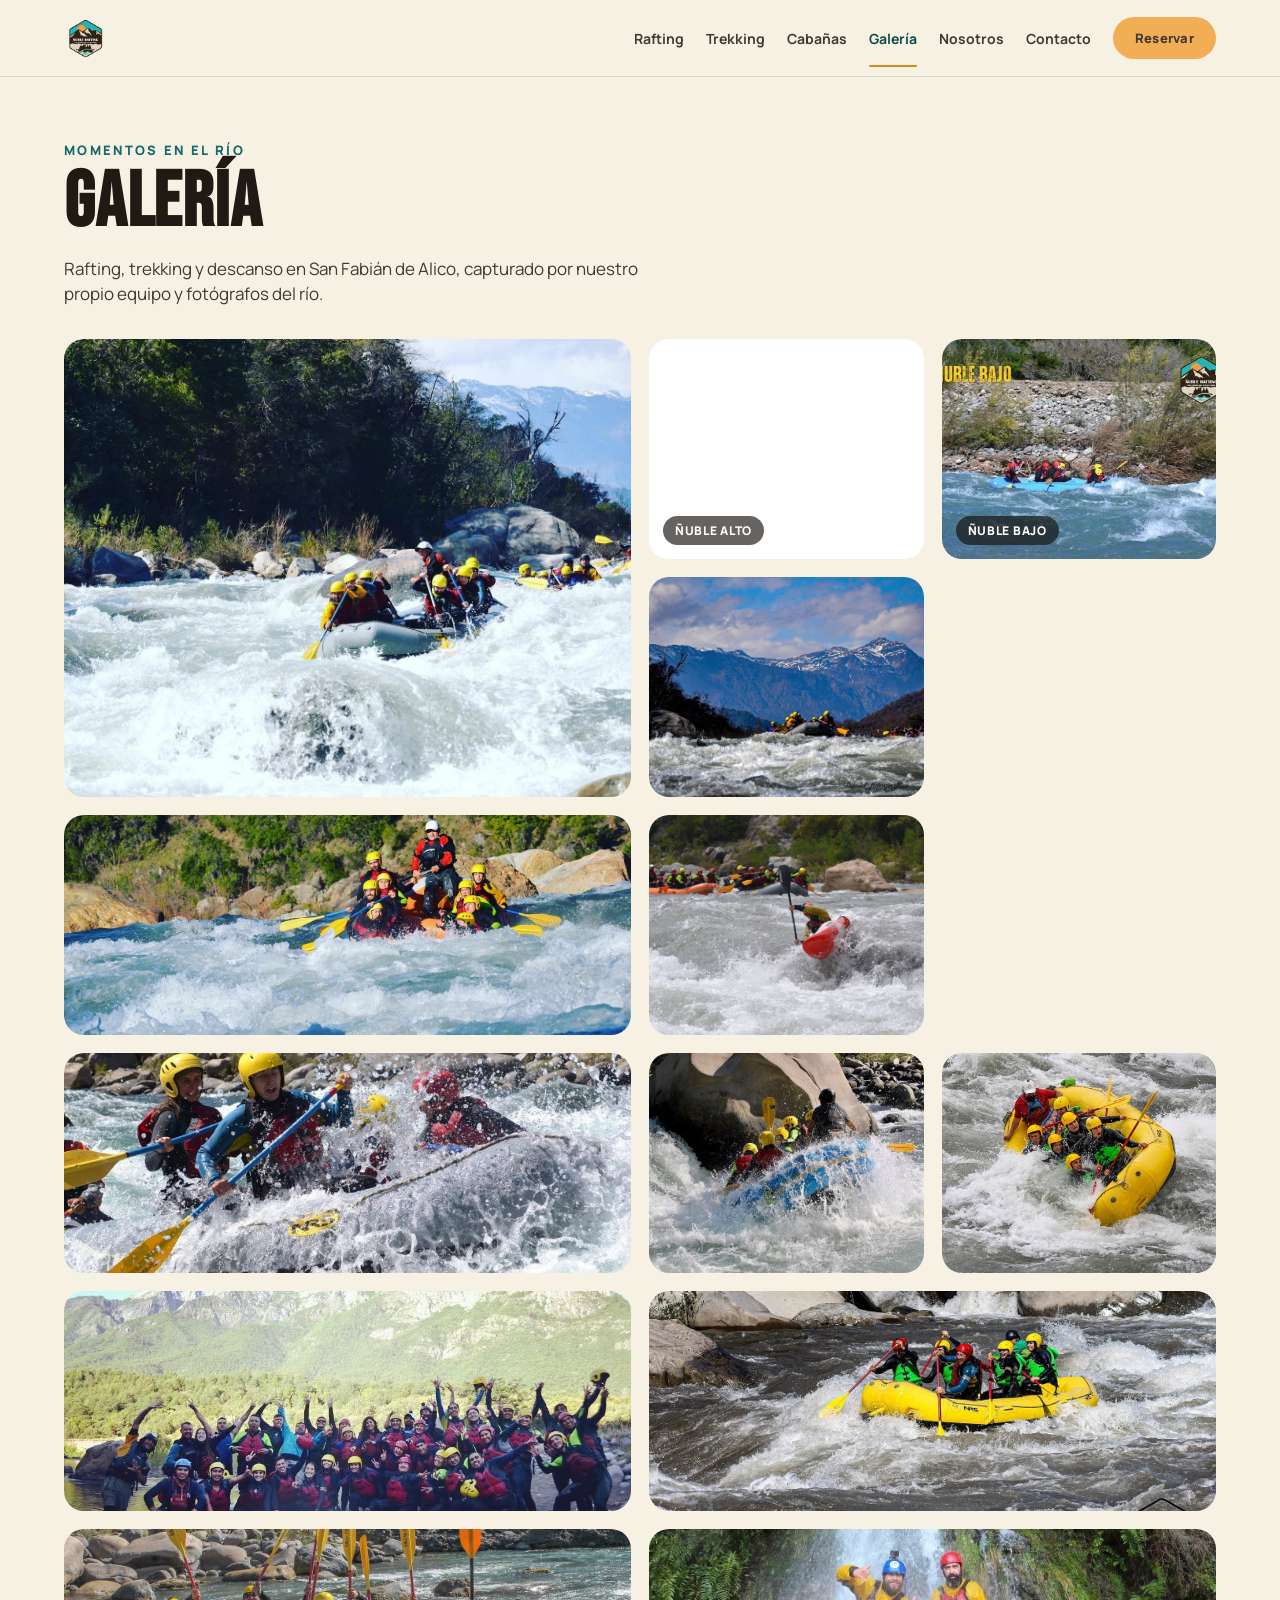
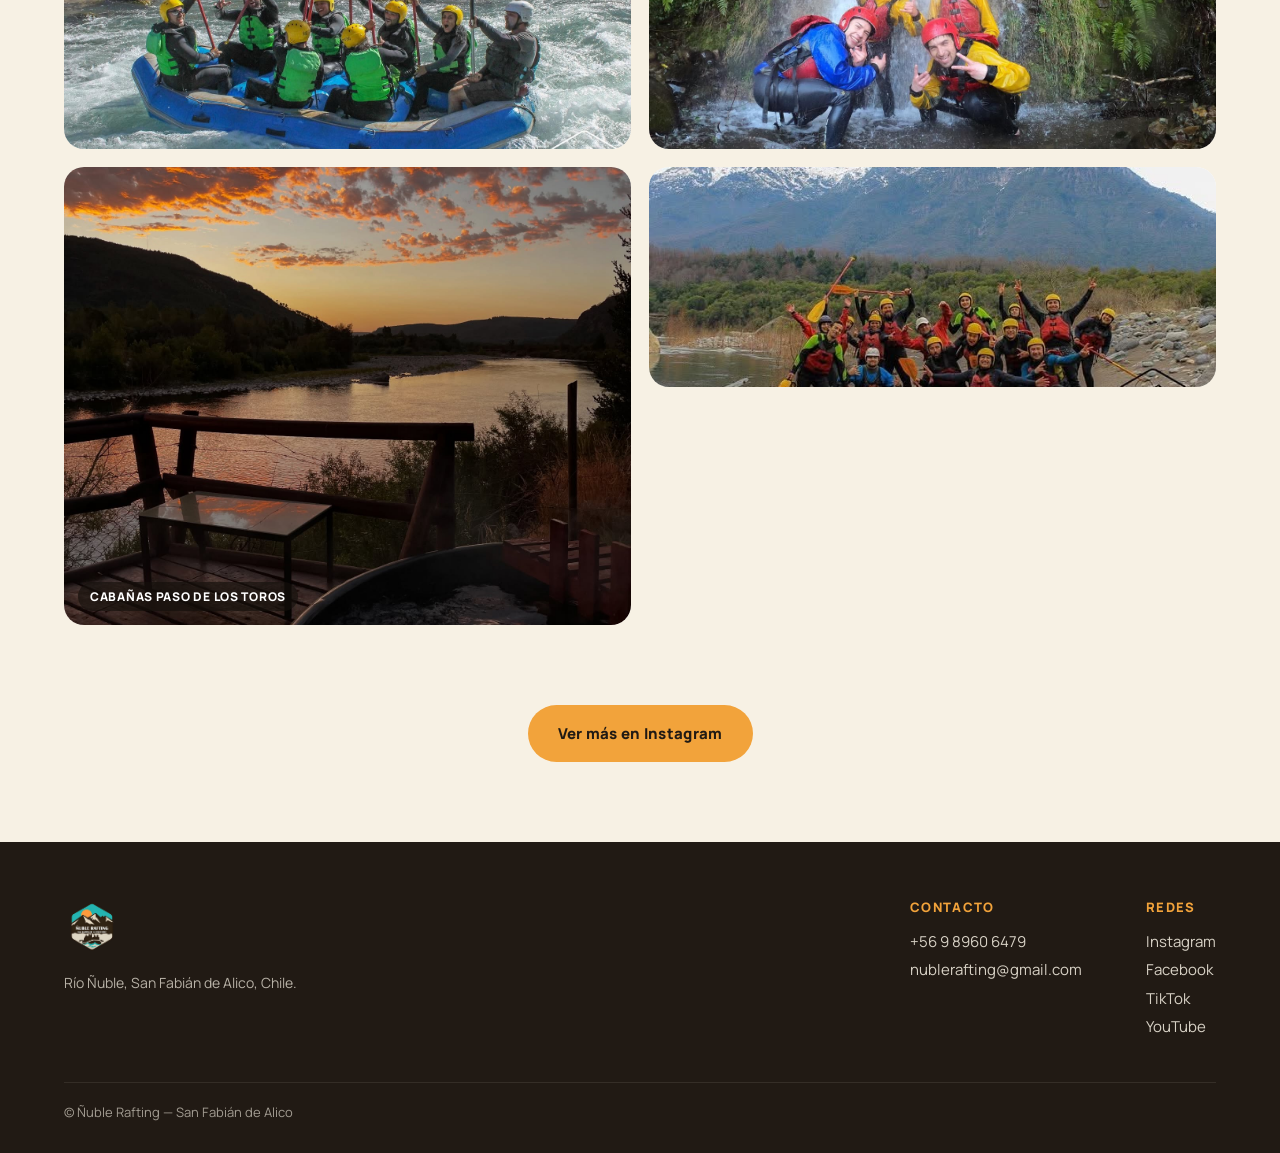
<file: galeria.html>
<!doctype html>
<html lang="es">
<head>
<meta charset="utf-8">
<meta name="viewport" content="width=device-width, initial-scale=1">
<title>Ñuble Rafting — Galería</title>
<link rel="stylesheet" href="https://fonts.googleapis.com/css2?family=Bebas+Neue&family=Manrope:wght@400;500;600;700;800&display=swap">
<link rel="stylesheet" href="assets/styles.css">
</head>
<body>

<div class="nav">
  <img src="assets/logo.png" alt="Ñuble Rafting" style="height:44px;width:auto;object-fit:contain;">
  <button class="nav-toggle" aria-label="Abrir menú" aria-expanded="false"><span></span><span></span><span></span></button>
  <div class="nav-links">
    <a href="index.html" class="nav-link">Rafting</a>
    <a href="trekking.html" class="nav-link">Trekking</a>
    <a href="cabanas.html" class="nav-link">Cabañas</a>
    <a href="galeria.html" class="nav-link">Galería</a>
    <a href="nosotros.html" class="nav-link">Nosotros</a>
    <a href="contacto.html" class="nav-link">Contacto</a>
    <a href="https://wa.me/56989606479" class="btn btn-sun" style="padding:10px 20px;font-size:13px;">Reservar</a>
  </div>
</div>

<div style="padding:64px 5vw 32px;">
  <div class="eyebrow">Momentos en el río</div>
  <h1 style="font-size:clamp(40px,6vw,80px);margin:8px 0 16px;">Galería</h1>
  <p style="max-width:600px;font-size:17px;line-height:1.5;opacity:0.85;margin:0;">Rafting, trekking y descanso en San Fabián de Alico, capturado por nuestro propio equipo y fotógrafos del río.</p>
</div>

<div class="gallery-grid" style="padding:0 5vw 80px;gap:18px;">

  <div class="tile" style="grid-column:span 2;grid-row:span 2;"><img src="assets/galeria-01.png" alt="Balsa cruzando rápidos con bosque nativo de fondo"></div>
  <div class="tile"><video src="assets/nuble-alto.mp4" autoplay muted loop playsinline></video><div class="tag">Ñuble Alto</div></div>
  <div class="tile"><img src="assets/nuble-bajo.png" alt="Rafting en Ñuble Bajo"><div class="tag">Ñuble Bajo</div></div>

  <div class="tile"><img src="assets/galeria-02.png" alt="Balsa con la cordillera nevada de fondo"></div>
  <div class="tile" style="grid-column:span 2;"><img src="assets/galeria-03.png" alt="Tripulación remando entre olas grandes"></div>
  <div class="tile"><img src="assets/galeria-04.png" alt="Kayak surfeando una ola con balsas de fondo"></div>

  <div class="tile" style="grid-column:span 2;"><img src="assets/galeria-05.png" alt="Tripulación salpicada por una ola"></div>
  <div class="tile"><img src="assets/galeria-06.png" alt="Balsa azul chocando contra una roca"></div>
  <div class="tile"><img src="assets/galeria-07.png" alt="Balsa amarilla atravesando una ola grande"></div>

  <div class="tile" style="grid-column:span 2;"><img src="assets/galeria-08-grupo.png" alt="Grupo de aventureros celebrando junto al río, cordillera de fondo"></div>
  <div class="tile" style="grid-column:span 2;"><img src="assets/galeria-09.png" alt="Balsa amarilla en los rápidos del Ñuble"></div>

  <div class="tile" style="grid-column:span 2;"><img src="assets/galeria-10.png" alt="Tripulación celebrando con los remos en alto"></div>
  <div class="tile" style="grid-column:span 2;"><img src="assets/trekking-cascada-equipo.png" alt="Equipo bajo una cascada en la cordillera"></div>

  <div class="tile" style="grid-column:span 2;grid-row:span 2;"><img src="assets/tinaja-atardecer.png" alt="Atardecer desde la tinaja junto al río"><div class="tag">Cabañas Paso de los Toros</div></div>
  <div class="tile" style="grid-column:span 2;"><img src="assets/galeria-11-equipo-nieve.png" alt="Equipo Ñuble Rafting posando junto al río con montañas nevadas"></div>

</div>

<div style="padding:0 5vw 80px;text-align:center;">
  <a href="https://www.instagram.com/nuble_rafting/" class="btn btn-sun">Ver más en Instagram</a>
</div>

<div class="footer">
  <div class="footer-top">
    <div>
      <img src="assets/logo.png" alt="Ñuble Rafting" style="height:56px;width:auto;object-fit:contain;margin-bottom:14px;">
      <div style="font-size:14px;opacity:0.7;max-width:260px;">Río Ñuble, San Fabián de Alico, Chile.</div>
    </div>
    <div style="display:flex;gap:64px;flex-wrap:wrap;">
      <div>
        <div class="footer-col-title">Contacto</div>
        <div class="footer-list"><div><a href="tel:+56989606479">+56 9 8960 6479</a></div><div><a href="mailto:nublerafting@gmail.com">nublerafting@gmail.com</a></div></div>
      </div>
      <div>
        <div class="footer-col-title">Redes</div>
        <div class="footer-list">
          <div><a href="https://www.instagram.com/nuble_rafting/">Instagram</a></div>
          <div><a href="https://www.facebook.com/p/%C3%91uble-Rafting-100071367050148/">Facebook</a></div>
          <div><a href="https://www.tiktok.com/@nuble.rafting">TikTok</a></div>
          <div><a href="https://www.youtube.com/@nublerafting7765">YouTube</a></div>
        </div>
      </div>
    </div>
  </div>
  <div class="footer-bottom">© Ñuble Rafting — San Fabián de Alico</div>
</div>

<script src="assets/site.js"></script>
</body>
</html>
</file>
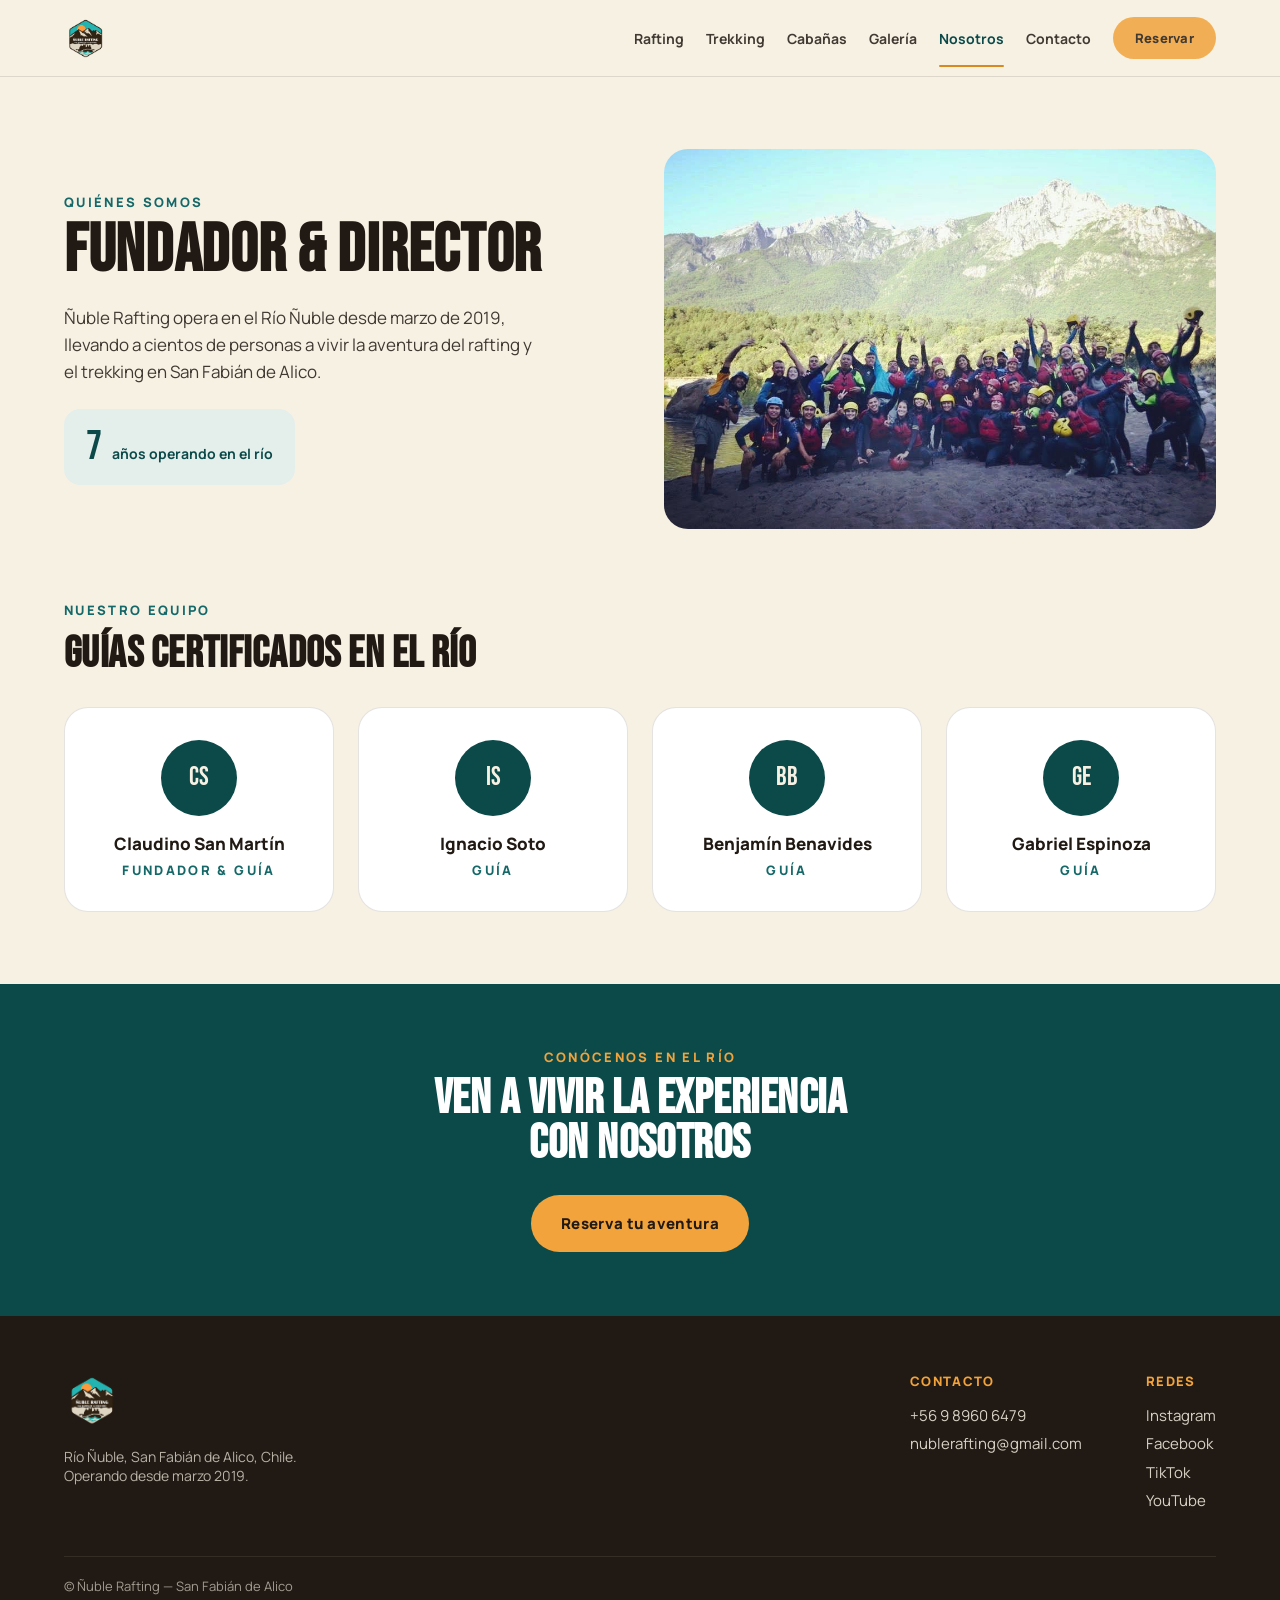
<file: nosotros.html>
<!doctype html>
<html lang="es">
<head>
<meta charset="utf-8">
<meta name="viewport" content="width=device-width, initial-scale=1">
<title>Ñuble Rafting — Nosotros</title>
<link rel="stylesheet" href="https://fonts.googleapis.com/css2?family=Bebas+Neue&family=Manrope:wght@400;500;600;700;800&display=swap">
<link rel="stylesheet" href="assets/styles.css">
</head>
<body>

<div class="nav">
  <img src="assets/logo.png" alt="Ñuble Rafting" style="height:44px;width:auto;object-fit:contain;">
  <button class="nav-toggle" aria-label="Abrir menú" aria-expanded="false"><span></span><span></span><span></span></button>
  <div class="nav-links">
    <a href="index.html" class="nav-link">Rafting</a>
    <a href="trekking.html" class="nav-link">Trekking</a>
    <a href="cabanas.html" class="nav-link">Cabañas</a>
    <a href="galeria.html" class="nav-link">Galería</a>
    <a href="nosotros.html" class="nav-link">Nosotros</a>
    <a href="contacto.html" class="nav-link">Contacto</a>
    <a href="https://wa.me/56989606479" class="btn btn-sun" style="padding:10px 20px;font-size:13px;">Reservar</a>
  </div>
</div>

<div style="padding:72px 5vw;display:grid;grid-template-columns:1fr 1fr;gap:48px;align-items:center;">
  <div>
    <div class="eyebrow">Quiénes somos</div>
    <h1 style="font-size:clamp(40px,5.5vw,68px);margin:8px 0 20px;">Fundador &amp; Director</h1>
    <p style="font-size:17px;line-height:1.6;opacity:0.85;margin:0 0 24px;max-width:480px;">Ñuble Rafting opera en el Río Ñuble desde marzo de 2019, llevando a cientos de personas a vivir la aventura del rafting y el trekking en San Fabián de Alico.</p>
    <div style="display:inline-flex;align-items:baseline;gap:10px;background:var(--teal-pale);color:var(--teal-dark);padding:14px 22px;border-radius:16px;">
      <span style="font-family:'Bebas Neue',sans-serif;font-size:40px;" data-years>7</span>
      <span style="font-weight:700;font-size:14px;">años operando en el río</span>
    </div>
  </div>
  <div style="position:relative;border-radius:24px;overflow:hidden;min-height:380px;">
    <img src="assets/galeria-08-grupo.png" alt="Equipo Ñuble Rafting junto al río" style="position:absolute;inset:0;width:100%;height:100%;object-fit:cover;">
  </div>
</div>

<div style="padding:0 5vw 72px;">
  <div class="eyebrow" style="margin-bottom:14px;">Nuestro equipo</div>
  <h2 style="font-size:clamp(30px,4vw,44px);margin:0 0 32px;">Guías certificados en el río</h2>
  <div style="display:grid;grid-template-columns:repeat(auto-fit, minmax(180px,1fr));gap:24px;">
    <div class="card" style="text-align:center;">
      <div style="width:76px;height:76px;border-radius:999px;background:var(--teal-dark);color:var(--cream);display:flex;align-items:center;justify-content:center;margin:0 auto 16px;font-family:'Bebas Neue',sans-serif;font-size:26px;">CS</div>
      <div style="font-weight:800;font-size:17px;">Claudino San Martín</div>
      <div class="eyebrow" style="margin-top:6px;">Fundador &amp; Guía</div>
    </div>
    <div class="card" style="text-align:center;">
      <div style="width:76px;height:76px;border-radius:999px;background:var(--teal-dark);color:var(--cream);display:flex;align-items:center;justify-content:center;margin:0 auto 16px;font-family:'Bebas Neue',sans-serif;font-size:26px;">IS</div>
      <div style="font-weight:800;font-size:17px;">Ignacio Soto</div>
      <div class="eyebrow" style="margin-top:6px;">Guía</div>
    </div>
    <div class="card" style="text-align:center;">
      <div style="width:76px;height:76px;border-radius:999px;background:var(--teal-dark);color:var(--cream);display:flex;align-items:center;justify-content:center;margin:0 auto 16px;font-family:'Bebas Neue',sans-serif;font-size:26px;">BB</div>
      <div style="font-weight:800;font-size:17px;">Benjamín Benavides</div>
      <div class="eyebrow" style="margin-top:6px;">Guía</div>
    </div>
    <div class="card" style="text-align:center;">
      <div style="width:76px;height:76px;border-radius:999px;background:var(--teal-dark);color:var(--cream);display:flex;align-items:center;justify-content:center;margin:0 auto 16px;font-family:'Bebas Neue',sans-serif;font-size:26px;">GE</div>
      <div style="font-weight:800;font-size:17px;">Gabriel Espinoza</div>
      <div class="eyebrow" style="margin-top:6px;">Guía</div>
    </div>
  </div>
</div>

<div style="background:var(--teal-dark);color:var(--cream);padding:64px 5vw;text-align:center;">
  <div class="eyebrow on-dark">Conócenos en el río</div>
  <h2 style="font-size:clamp(30px,4vw,48px);margin:10px 0 28px;color:#fff;">Ven a vivir la experiencia<br>con nosotros</h2>
  <a href="https://wa.me/56989606479" class="btn btn-sun">Reserva tu aventura</a>
</div>

<div class="footer">
  <div class="footer-top">
    <div>
      <img src="assets/logo.png" alt="Ñuble Rafting" style="height:56px;width:auto;object-fit:contain;margin-bottom:14px;">
      <div style="font-size:14px;opacity:0.7;max-width:260px;">Río Ñuble, San Fabián de Alico, Chile. Operando desde marzo 2019.</div>
    </div>
    <div style="display:flex;gap:64px;flex-wrap:wrap;">
      <div>
        <div class="footer-col-title">Contacto</div>
        <div class="footer-list"><div><a href="tel:+56989606479">+56 9 8960 6479</a></div><div><a href="mailto:nublerafting@gmail.com">nublerafting@gmail.com</a></div></div>
      </div>
      <div>
        <div class="footer-col-title">Redes</div>
        <div class="footer-list">
          <div><a href="https://www.instagram.com/nuble_rafting/">Instagram</a></div>
          <div><a href="https://www.facebook.com/p/%C3%91uble-Rafting-100071367050148/">Facebook</a></div>
          <div><a href="https://www.tiktok.com/@nuble.rafting">TikTok</a></div>
          <div><a href="https://www.youtube.com/@nublerafting7765">YouTube</a></div>
        </div>
      </div>
    </div>
  </div>
  <div class="footer-bottom">© Ñuble Rafting — San Fabián de Alico</div>
</div>

<script src="assets/site.js"></script>
</body>
</html>
</file>
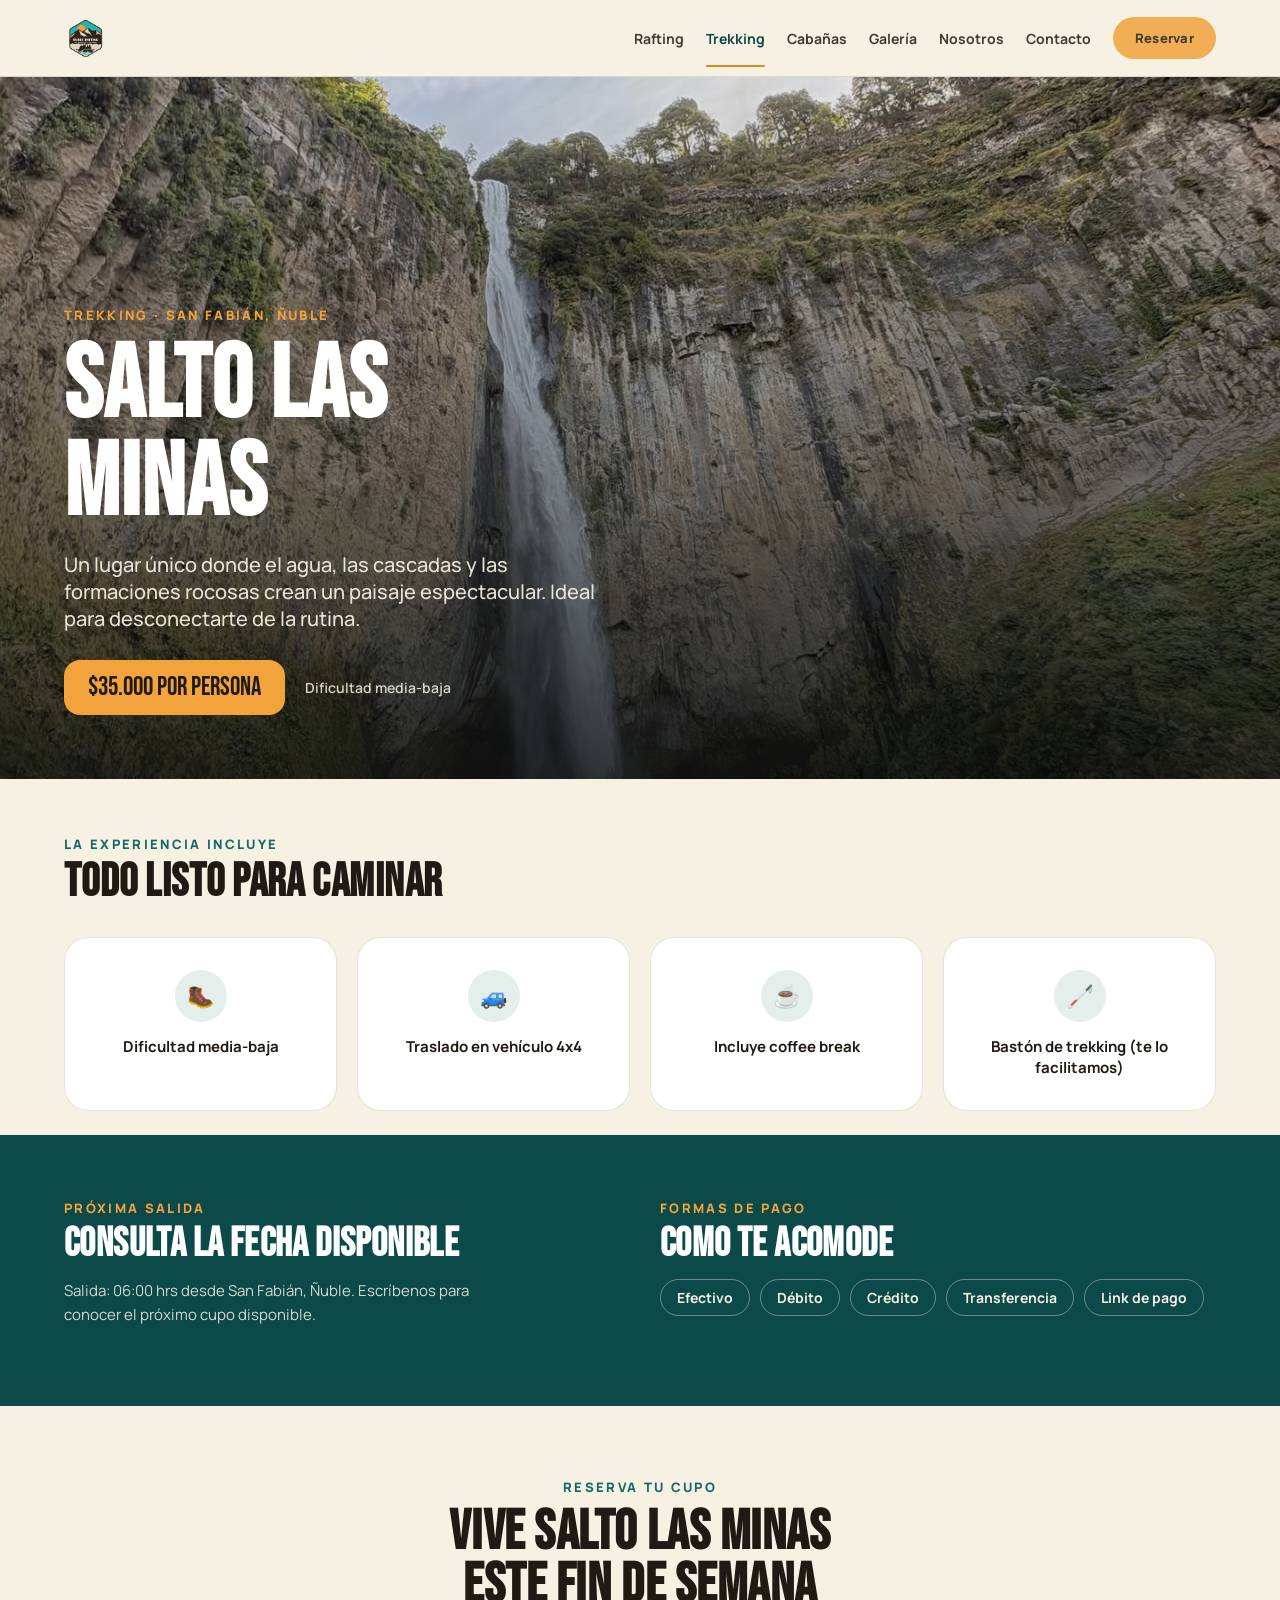
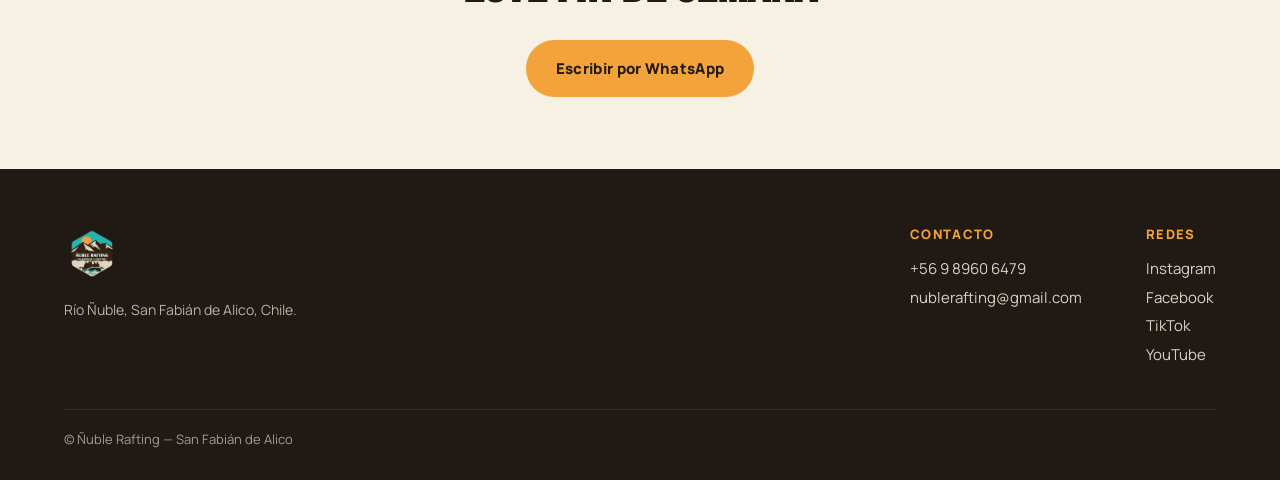
<file: trekking.html>
<!doctype html>
<html lang="es">
<head>
<meta charset="utf-8">
<meta name="viewport" content="width=device-width, initial-scale=1">
<title>Ñuble Rafting — Trekking Salto Las Minas</title>
<link rel="stylesheet" href="https://fonts.googleapis.com/css2?family=Bebas+Neue&family=Manrope:wght@400;500;600;700;800&display=swap">
<link rel="stylesheet" href="assets/styles.css">
</head>
<body>

<div class="nav">
  <img src="assets/logo.png" alt="Ñuble Rafting" style="height:44px;width:auto;object-fit:contain;">
  <button class="nav-toggle" aria-label="Abrir menú" aria-expanded="false"><span></span><span></span><span></span></button>
  <div class="nav-links">
    <a href="index.html" class="nav-link">Rafting</a>
    <a href="trekking.html" class="nav-link">Trekking</a>
    <a href="cabanas.html" class="nav-link">Cabañas</a>
    <a href="galeria.html" class="nav-link">Galería</a>
    <a href="nosotros.html" class="nav-link">Nosotros</a>
    <a href="contacto.html" class="nav-link">Contacto</a>
    <a href="https://wa.me/56989606479" class="btn btn-sun" style="padding:10px 20px;font-size:13px;">Reservar</a>
  </div>
</div>

<!-- HERO -->
<div style="position:relative;width:100%;min-height:78vh;display:flex;align-items:flex-end;overflow:hidden;">
  <img src="assets/trekking-salto-las-minas.png" alt="Cascada Salto Las Minas" style="position:absolute;inset:0;width:100%;height:100%;object-fit:cover;">
  <div style="position:absolute;inset:0;background:linear-gradient(180deg, rgba(15,20,18,0.1) 0%, rgba(12,16,15,0.5) 60%, rgba(10,13,12,0.82) 100%);"></div>
  <div style="position:relative;width:100%;padding:0 5vw 64px;color:var(--cream);">
    <div class="eyebrow on-dark" style="margin-bottom:14px;">Trekking · San Fabián, Ñuble</div>
    <h1 style="font-size:clamp(48px,8vw,110px);margin:0 0 18px;color:#fff;">SALTO LAS<br>MINAS</h1>
    <p style="font-size:clamp(16px,2vw,20px);max-width:560px;margin:0 0 28px;font-weight:500;opacity:0.92;">Un lugar único donde el agua, las cascadas y las formaciones rocosas crean un paisaje espectacular. Ideal para desconectarte de la rutina.</p>
    <div style="display:flex;align-items:center;gap:20px;flex-wrap:wrap;">
      <div style="background:var(--sun);color:var(--ink);font-family:'Bebas Neue',sans-serif;font-size:26px;padding:12px 24px;border-radius:16px;">$35.000 por persona</div>
      <div style="font-size:14px;font-weight:600;opacity:0.85;">Dificultad media-baja</div>
    </div>
  </div>
</div>

<!-- INCLUYE -->
<div style="padding:56px 5vw 24px;">
  <div class="eyebrow">La experiencia incluye</div>
  <h2 style="font-size:clamp(30px,3.6vw,46px);margin:8px 0 32px;">Todo listo para caminar</h2>
  <div style="display:grid;grid-template-columns:repeat(auto-fit, minmax(160px,1fr));gap:20px;">
    <div class="card" style="text-align:center;"><div class="icon-circle" style="margin:0 auto 14px;"><span style="font-size:22px;">🥾</span></div><div style="font-weight:700;font-size:15px;">Dificultad media-baja</div></div>
    <div class="card" style="text-align:center;"><div class="icon-circle" style="margin:0 auto 14px;"><span style="font-size:22px;">🚙</span></div><div style="font-weight:700;font-size:15px;">Traslado en vehículo 4x4</div></div>
    <div class="card" style="text-align:center;"><div class="icon-circle" style="margin:0 auto 14px;"><span style="font-size:22px;">☕</span></div><div style="font-weight:700;font-size:15px;">Incluye coffee break</div></div>
    <div class="card" style="text-align:center;"><div class="icon-circle" style="margin:0 auto 14px;"><span style="font-size:22px;">🦯</span></div><div style="font-weight:700;font-size:15px;">Bastón de trekking (te lo facilitamos)</div></div>
  </div>
</div>

<!-- SALIDA + PAGO -->
<div style="background:var(--teal-dark);color:var(--cream);padding:64px 5vw;display:grid;grid-template-columns:1fr 1fr;gap:40px;">
  <div>
    <div class="eyebrow on-dark">Próxima salida</div>
    <h2 style="font-size:clamp(28px,3.2vw,40px);margin:8px 0 16px;color:#fff;">Consulta la fecha disponible</h2>
    <p style="font-size:15px;opacity:0.85;line-height:1.6;max-width:420px;">Salida: 06:00 hrs desde San Fabián, Ñuble. Escríbenos para conocer el próximo cupo disponible.</p>
  </div>
  <div>
    <div class="eyebrow on-dark">Formas de pago</div>
    <h2 style="font-size:clamp(28px,3.2vw,40px);margin:8px 0 16px;color:#fff;">Como te acomode</h2>
    <div style="display:flex;flex-wrap:wrap;gap:10px;">
      <span style="font-weight:700;font-size:14px;border:1.5px solid rgba(247,241,228,0.4);padding:8px 16px;border-radius:999px;">Efectivo</span>
      <span style="font-weight:700;font-size:14px;border:1.5px solid rgba(247,241,228,0.4);padding:8px 16px;border-radius:999px;">Débito</span>
      <span style="font-weight:700;font-size:14px;border:1.5px solid rgba(247,241,228,0.4);padding:8px 16px;border-radius:999px;">Crédito</span>
      <span style="font-weight:700;font-size:14px;border:1.5px solid rgba(247,241,228,0.4);padding:8px 16px;border-radius:999px;">Transferencia</span>
      <span style="font-weight:700;font-size:14px;border:1.5px solid rgba(247,241,228,0.4);padding:8px 16px;border-radius:999px;">Link de pago</span>
    </div>
  </div>
</div>

<!-- CTA -->
<div style="padding:72px 5vw;text-align:center;">
  <div class="eyebrow" style="display:block;">Reserva tu cupo</div>
  <h2 style="font-size:clamp(32px,4.4vw,56px);margin:10px 0 28px;">Vive Salto Las Minas<br>este fin de semana</h2>
  <a href="https://wa.me/56989606479" class="btn btn-sun">Escribir por WhatsApp</a>
</div>

<div class="footer">
  <div class="footer-top">
    <div>
      <img src="assets/logo.png" alt="Ñuble Rafting" style="height:56px;width:auto;object-fit:contain;margin-bottom:14px;">
      <div style="font-size:14px;opacity:0.7;max-width:260px;">Río Ñuble, San Fabián de Alico, Chile.</div>
    </div>
    <div style="display:flex;gap:64px;flex-wrap:wrap;">
      <div>
        <div class="footer-col-title">Contacto</div>
        <div class="footer-list"><div><a href="tel:+56989606479">+56 9 8960 6479</a></div><div><a href="mailto:nublerafting@gmail.com">nublerafting@gmail.com</a></div></div>
      </div>
      <div>
        <div class="footer-col-title">Redes</div>
        <div class="footer-list">
          <div><a href="https://www.instagram.com/nuble_rafting/">Instagram</a></div>
          <div><a href="https://www.facebook.com/p/%C3%91uble-Rafting-100071367050148/">Facebook</a></div>
          <div><a href="https://www.tiktok.com/@nuble.rafting">TikTok</a></div>
          <div><a href="https://www.youtube.com/@nublerafting7765">YouTube</a></div>
        </div>
      </div>
    </div>
  </div>
  <div class="footer-bottom">© Ñuble Rafting — San Fabián de Alico</div>
</div>

<script src="assets/site.js"></script>
</body>
</html>
</file>
<file: assets/styles.css>
:root{
  --teal:#146868; --teal-dark:#0c4a4a; --teal-pale:#e4efec;
  --ink:#211a14; --cream:#f7f1e4; --sun:#f2a33b; --sun-dark:#d98a1f;
  --line: rgba(33,26,20,0.12);
  --nav-h: 76px;
}
[id]{scroll-margin-top: calc(var(--nav-h) + 16px);}
*{box-sizing:border-box;}
body{margin:0;background:var(--cream);font-family:'Manrope',sans-serif;color:var(--ink);}
h1,h2,h3{font-family:'Bebas Neue',sans-serif;letter-spacing:0.01em;line-height:0.95;margin:0;}
a{color:inherit;text-decoration:none;}
img,video{max-width:100%;}
.btn{display:inline-flex;align-items:center;gap:10px;padding:16px 28px;border-radius:999px;font-weight:800;font-size:15px;letter-spacing:0.02em;border:2px solid transparent;cursor:pointer;}
.btn-sun{background:var(--sun);color:var(--ink);}
.btn-sun:hover{background:var(--sun-dark);}
.btn-outline{background:transparent;color:var(--cream);border-color:var(--cream);}
.btn-outline:hover{background:rgba(247,241,228,0.12);}
.eyebrow{font-size:13px;font-weight:800;letter-spacing:0.18em;text-transform:uppercase;color:var(--teal);}
.eyebrow.on-dark{color:var(--sun);}
.card{background:#fff;border-radius:24px;padding:32px;border:1px solid var(--line);}
.nav{position:sticky;top:0;z-index:40;display:flex;align-items:center;justify-content:space-between;padding:16px 5vw;background:rgba(247,241,228,0.92);backdrop-filter:blur(6px);border-bottom:1px solid var(--line);flex-wrap:wrap;row-gap:14px;}
.nav-links{display:flex;align-items:center;gap:22px;font-weight:700;font-size:14px;flex-wrap:wrap;position:relative;}
.nav-links a{opacity:0.85;}
.nav-links a.active{opacity:1;color:var(--teal-dark);}
.nav-toggle{display:none;flex-direction:column;justify-content:center;align-items:center;gap:5px;width:38px;height:38px;background:transparent;border:none;padding:0;cursor:pointer;flex:none;}
.nav-toggle span{display:block;width:22px;height:2.5px;background:var(--ink);border-radius:2px;transition:transform 0.2s ease, opacity 0.2s ease;}
.nav-toggle.open span:nth-child(1){transform:translateY(7.5px) rotate(45deg);}
.nav-toggle.open span:nth-child(2){opacity:0;}
.nav-toggle.open span:nth-child(3){transform:translateY(-7.5px) rotate(-45deg);}
.nav-indicator{position:absolute;left:0;bottom:-8px;width:0;height:2.5px;background:var(--sun-dark);border-radius:999px;opacity:0;pointer-events:none;transition:left 0.3s cubic-bezier(0.4,0,0.2,1), width 0.3s cubic-bezier(0.4,0,0.2,1), opacity 0.2s ease;}
@media (max-width:760px){
  .nav-toggle{display:flex;}
  .nav-links{display:none;width:100%;flex-direction:column;align-items:stretch;gap:4px;font-size:15px;}
  .nav-links.open{display:flex;}
  .nav-links a{padding:12px 4px;text-align:center;border-radius:10px;}
  .nav-links a.active{background:var(--teal-pale);}
  .nav-links a.btn{justify-content:center;margin-top:8px;}
  .nav-indicator{display:none;}
}
.footer{background:var(--ink);color:var(--cream);padding:56px 5vw 32px;}
.footer-top{display:flex;justify-content:space-between;flex-wrap:wrap;gap:32px;margin-bottom:40px;}
.footer-col-title{font-weight:800;font-size:13px;letter-spacing:0.1em;text-transform:uppercase;color:var(--sun);margin-bottom:12px;}
.footer-list{font-size:15px;opacity:0.85;line-height:1.9;}
.footer-bottom{border-top:1px solid rgba(247,241,228,0.15);padding-top:20px;font-size:13px;opacity:0.6;}
@keyframes marquee{0%{transform:translateX(0);}100%{transform:translateX(-50%);}}
.marquee-track{display:flex;width:max-content;animation:marquee 32s linear infinite;}
.icon-circle{width:52px;height:52px;border-radius:999px;background:var(--teal-pale);display:flex;align-items:center;justify-content:center;flex:none;}
.tile{position:relative;border-radius:20px;overflow:hidden;background:#fff;}
.tile img,.tile video{position:absolute;inset:0;width:100%;height:100%;object-fit:cover;}
.tag{position:absolute;left:14px;bottom:14px;background:rgba(20,16,12,0.65);color:#fff;font-weight:800;font-size:12px;letter-spacing:0.06em;text-transform:uppercase;padding:6px 12px;border-radius:999px;}
.gallery-grid{display:grid;grid-template-columns:repeat(4, minmax(0,1fr));grid-auto-rows:220px;}
@media (max-width:760px){
  .gallery-grid{grid-template-columns:repeat(2, minmax(0,1fr));grid-auto-rows:150px;}
}
</file>
